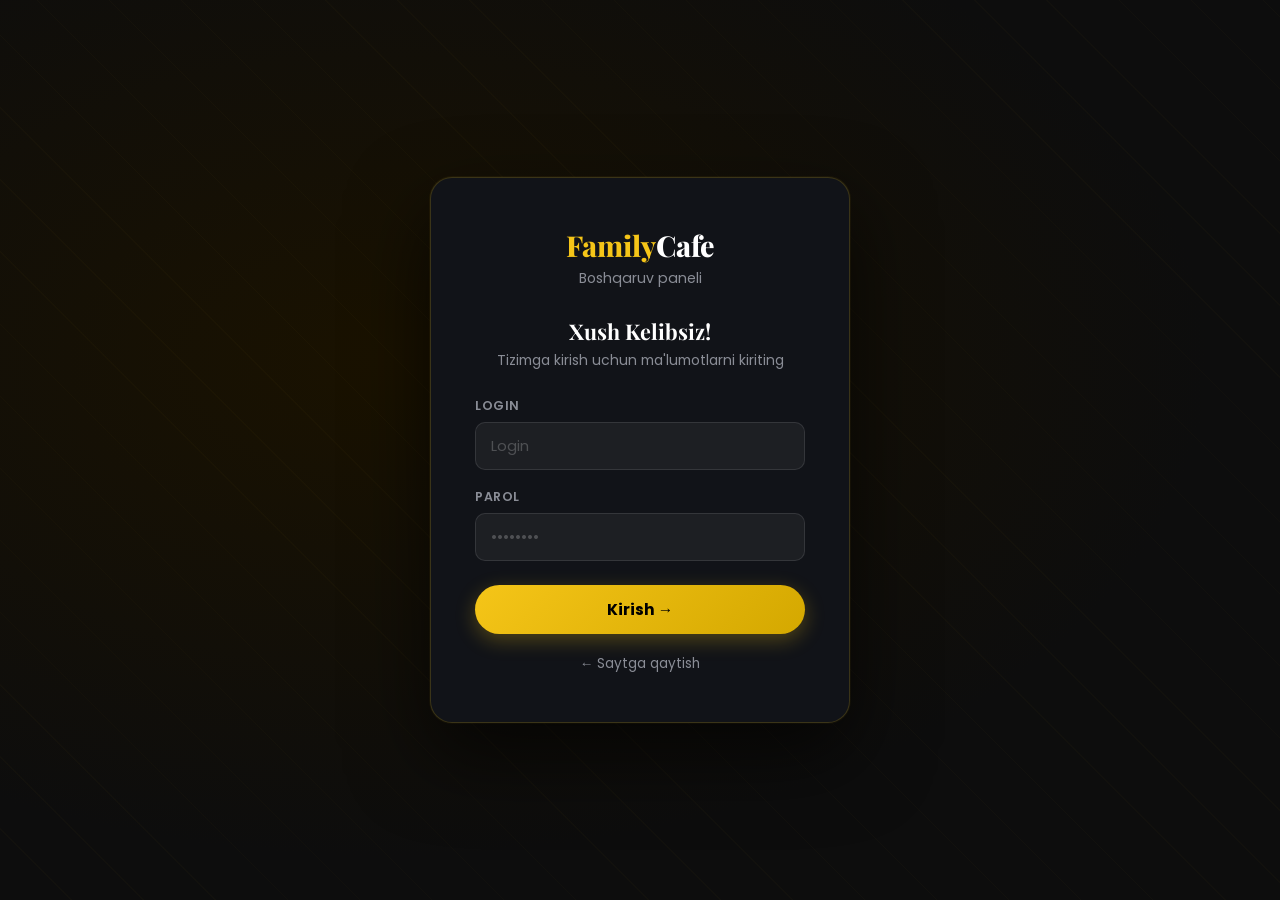
<file: admin/index.html>
﻿<!DOCTYPE html>
<html lang="uz">
<head>
  <meta charset="UTF-8">
  <meta name="viewport" content="width=device-width, initial-scale=1.0">
  <title>Admin — Family Cafe</title>
  <link rel="stylesheet" href="../css/admin.css">
</head>
<body>
<div class="login-page">
  <div class="login-card">
    <div class="login-logo">
      <h1>Family<span>Cafe</span></h1>
      <p>Boshqaruv paneli</p>
    </div>
    <h2 style="text-align:center;">Xush Kelibsiz!</h2>
    <p class="login-sub" style="text-align:center;">Tizimga kirish uchun ma'lumotlarni kiriting</p>
    <div class="login-error" id="loginError">❌ Login yoki parol noto'g'ri!</div>
    <form id="loginForm">
      <div class="l-group">
        <label>Login</label>
        <input type="text" id="adminUser" placeholder="Login" autocomplete="username" required>
      </div>
      <div class="l-group">
        <label>Parol</label>
        <input type="password" id="adminPass" placeholder="••••••••" autocomplete="current-password" required>
      </div>
      <button type="submit" class="login-btn">Kirish →</button>
    </form>
    <a href="../index.html" class="login-back">← Saytga qaytish</a>
  </div>
</div>
<script src="../js/data.js"></script>
<script src="../js/admin.js"></script>
</body>
</html>
</file>
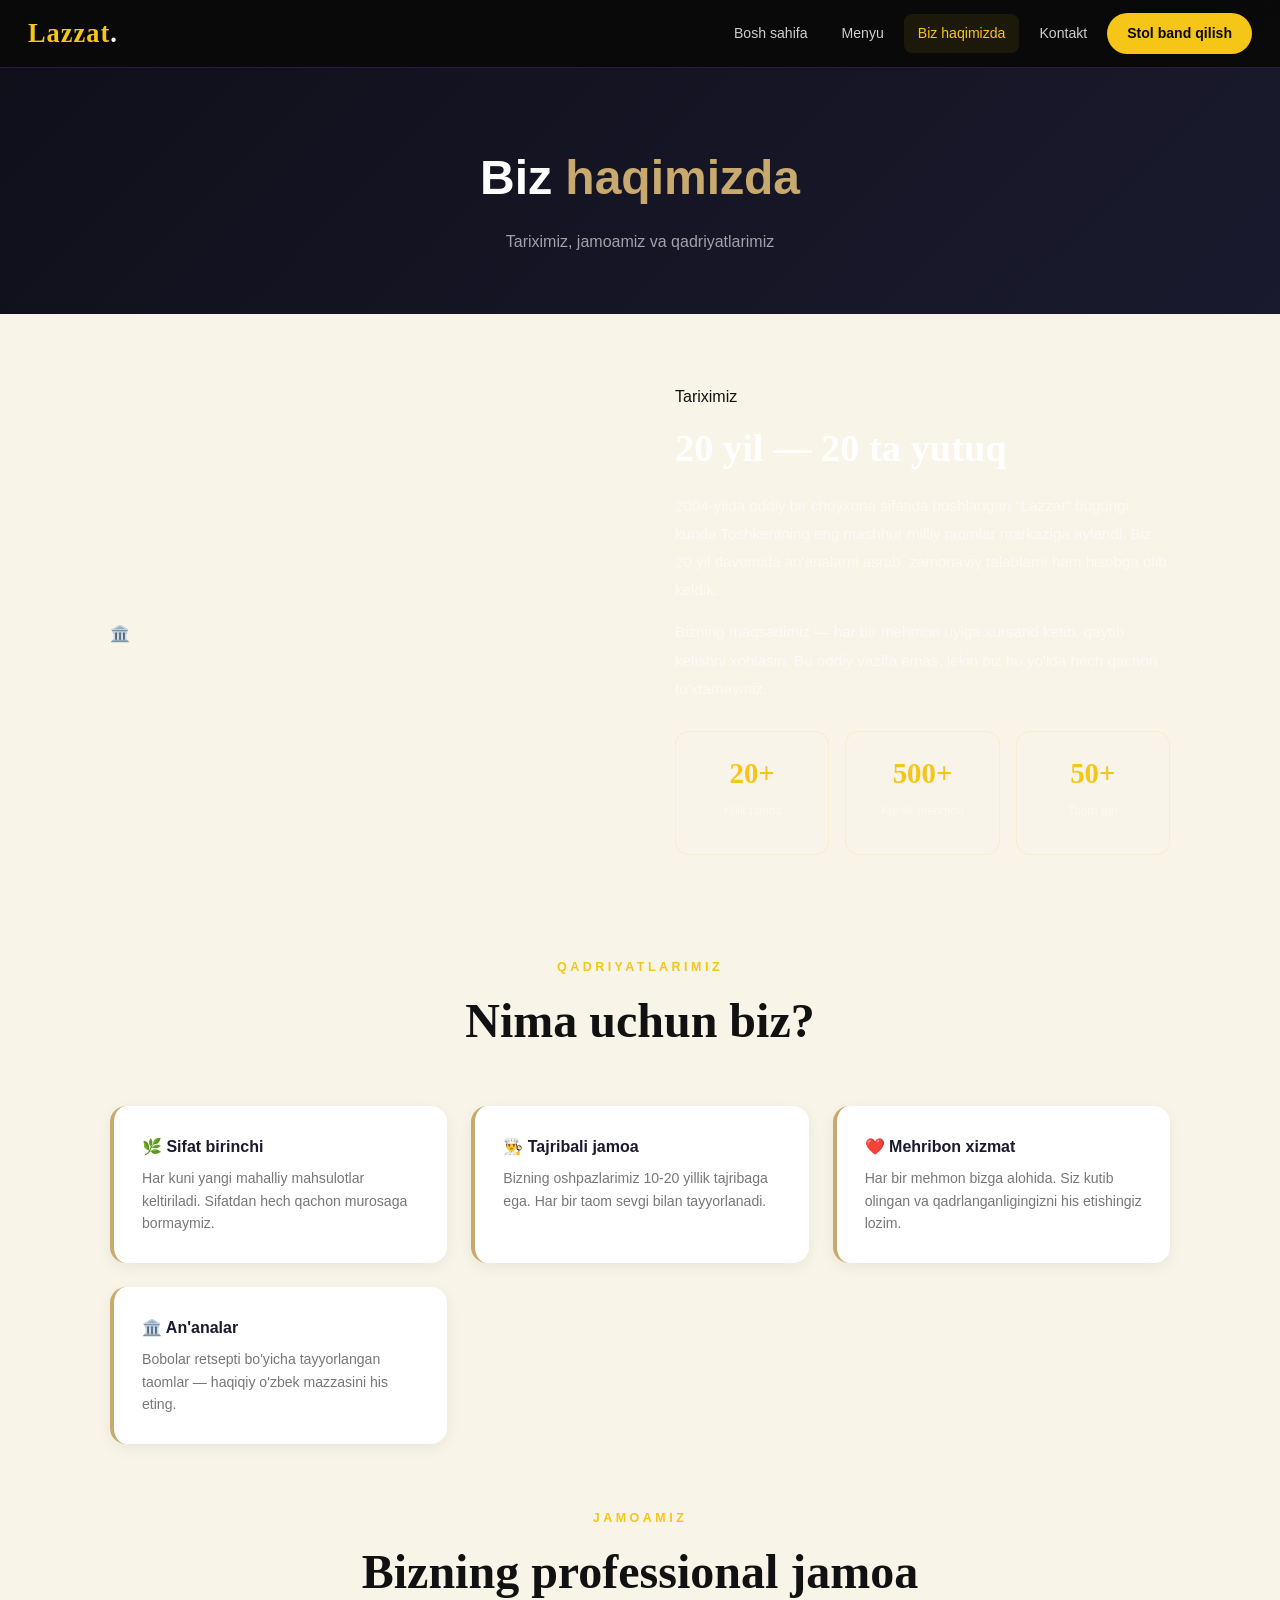
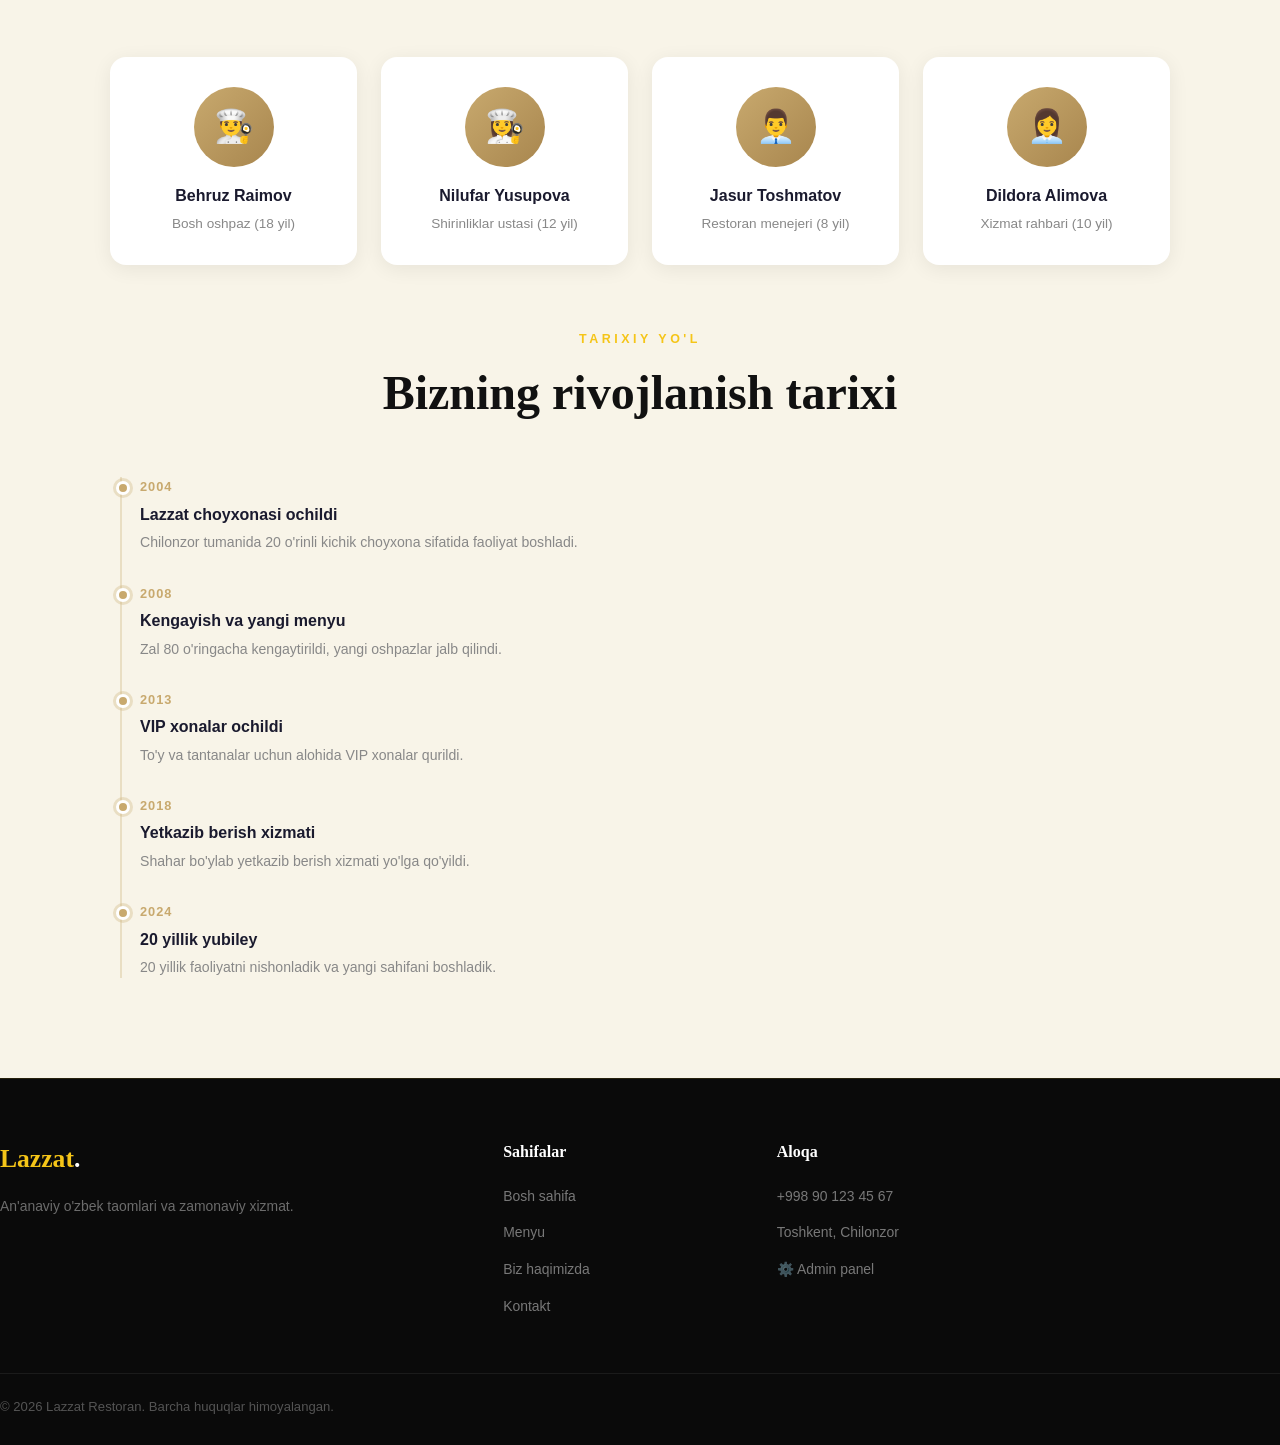
<file: about.html>
﻿<!DOCTYPE html>
<html lang="uz">
<head>
  <meta charset="UTF-8">
  <meta name="viewport" content="width=device-width, initial-scale=1.0">
  <title>Biz haqimizda - Lazzat Restoran</title>
  <link rel="stylesheet" href="css/style.css">
  <style>
    .page-hero { padding:140px 20px 60px; background:linear-gradient(135deg,#0f0f1a,#1a1a2e); text-align:center; }
    .page-hero h1 { color:#fff; font-size:clamp(1.8rem,5vw,3rem); font-weight:800; }
    .page-hero h1 span { color:#c8a96e; }
    .page-hero p { color:rgba(255,255,255,0.6); margin-top:12px; }
    .about-page { max-width:1100px; margin:0 auto; padding:70px 20px; }
    .team-grid { display:grid; grid-template-columns:repeat(auto-fill,minmax(220px,1fr)); gap:24px; margin-top:50px; }
    .team-card { background:#fff; border-radius:16px; padding:30px 20px; text-align:center; box-shadow:0 4px 20px rgba(0,0,0,0.07); transition:all 0.3s; }
    .team-card:hover { transform:translateY(-5px); }
    .team-avatar { width:80px; height:80px; background:linear-gradient(135deg,#c8a96e,#a8864e); border-radius:50%; display:flex; align-items:center; justify-content:center; font-size:2rem; margin:0 auto 16px; }
    .team-card h3 { font-size:1rem; font-weight:700; color:#1a1a2e; margin-bottom:5px; }
    .team-card p { color:#888; font-size:0.85rem; }
    .values-grid { display:grid; grid-template-columns:repeat(auto-fit,minmax(260px,1fr)); gap:24px; margin-top:40px; }
    .value-card { background:#fff; border-radius:16px; padding:28px; border-left:4px solid #c8a96e; box-shadow:0 4px 16px rgba(0,0,0,0.06); }
    .value-card h3 { font-size:1rem; font-weight:700; color:#1a1a2e; margin-bottom:8px; }
    .value-card p { color:#777; font-size:0.88rem; line-height:1.6; }
    .timeline { position:relative; padding-left:30px; margin-top:40px; }
    .timeline::before { content:''; position:absolute; left:10px; top:0; bottom:0; width:2px; background:rgba(200,169,110,0.3); }
    .timeline-item { position:relative; margin-bottom:30px; }
    .timeline-item::before { content:''; position:absolute; left:-24px; top:4px; width:14px; height:14px; border-radius:50%; background:#c8a96e; border:3px solid #fff; box-shadow:0 0 0 3px rgba(200,169,110,0.3); }
    .timeline-year { font-size:0.8rem; font-weight:700; color:#c8a96e; text-transform:uppercase; letter-spacing:1px; margin-bottom:4px; }
    .timeline-item h4 { font-size:1rem; font-weight:700; color:#1a1a2e; margin-bottom:5px; }
    .timeline-item p { color:#888; font-size:0.88rem; line-height:1.5; }
  </style>
</head>
<body>
<nav class="navbar">
  <a href="index.html" class="logo">Lazzat<span>.</span></a>
  <div class="nav-links" id="navLinks">
    <a href="index.html">Bosh sahifa</a>
    <a href="menu.html">Menyu</a>
    <a href="about.html" class="active">Biz haqimizda</a>
    <a href="contact.html">Kontakt</a>
    <a href="index.html#reservation" class="nav-btn">Stol band qilish</a>
  </div>
  <div class="hamburger" id="hamburger"><span></span><span></span><span></span></div>
</nav>

<div class="page-hero">
  <h1>Biz <span>haqimizda</span></h1>
  <p>Tariximiz, jamoamiz va qadriyatlarimiz</p>
</div>

<div class="about-page">

  <!-- ABOUT TEXT -->
  <div class="about-inner" style="margin-bottom:70px">
    <div class="about-img">🏛️</div>
    <div class="about-text">
      <span>Tariximiz</span>
      <h2>20 yil — 20 ta yutuq</h2>
      <p>2004-yilda oddiy bir choyxona sifatida boshlangan "Lazzat" bugungi kunda Toshkentning eng mashhur milliy taomlar markaziga aylandi. Biz 20 yil davomida an'analarni asrab, zamonaviy talablarni ham hisobga olib keldik.</p>
      <p>Bizning maqsadimiz — har bir mehmon uyiga xursand ketib, qaytib kelishni xohlasin. Bu oddiy vazifa emas, lekin biz bu yo'lda hech qachon to'xtamaymiz.</p>
      <div class="about-stats">
        <div class="stat"><h3>20+</h3><p>Yillik tajriba</p></div>
        <div class="stat"><h3>500+</h3><p>Kunlik mehmon</p></div>
        <div class="stat"><h3>50+</h3><p>Taom turi</p></div>
      </div>
    </div>
  </div>

  <!-- VALUES -->
  <div class="section-header">
    <span class="section-label">Qadriyatlarimiz</span>
    <h2>Nima uchun biz?</h2>
  </div>
  <div class="values-grid">
    <div class="value-card">
      <h3>🌿 Sifat birinchi</h3>
      <p>Har kuni yangi mahalliy mahsulotlar keltiriladi. Sifatdan hech qachon murosaga bormaymiz.</p>
    </div>
    <div class="value-card">
      <h3>👨‍🍳 Tajribali jamoa</h3>
      <p>Bizning oshpazlarimiz 10-20 yillik tajribaga ega. Har bir taom sevgi bilan tayyorlanadi.</p>
    </div>
    <div class="value-card">
      <h3>❤️ Mehribon xizmat</h3>
      <p>Har bir mehmon bizga alohida. Siz kutib olingan va qadrlanganligingizni his etishingiz lozim.</p>
    </div>
    <div class="value-card">
      <h3>🏛️ An'analar</h3>
      <p>Bobolar retsepti bo'yicha tayyorlangan taomlar — haqiqiy o'zbek mazzasini his eting.</p>
    </div>
  </div>

  <!-- TEAM -->
  <div class="section-header" style="margin-top:60px">
    <span class="section-label">Jamoamiz</span>
    <h2>Bizning professional jamoa</h2>
  </div>
  <div class="team-grid">
    <div class="team-card">
      <div class="team-avatar">👨‍🍳</div>
      <h3>Behruz Raimov</h3>
      <p>Bosh oshpaz (18 yil)</p>
    </div>
    <div class="team-card">
      <div class="team-avatar">👩‍🍳</div>
      <h3>Nilufar Yusupova</h3>
      <p>Shirinliklar ustasi (12 yil)</p>
    </div>
    <div class="team-card">
      <div class="team-avatar">👨‍💼</div>
      <h3>Jasur Toshmatov</h3>
      <p>Restoran menejeri (8 yil)</p>
    </div>
    <div class="team-card">
      <div class="team-avatar">👩‍💼</div>
      <h3>Dildora Alimova</h3>
      <p>Xizmat rahbari (10 yil)</p>
    </div>
  </div>

  <!-- TIMELINE -->
  <div class="section-header" style="margin-top:60px">
    <span class="section-label">Tarixiy yo'l</span>
    <h2>Bizning rivojlanish tarixi</h2>
  </div>
  <div class="timeline">
    <div class="timeline-item">
      <div class="timeline-year">2004</div>
      <h4>Lazzat choyxonasi ochildi</h4>
      <p>Chilonzor tumanida 20 o'rinli kichik choyxona sifatida faoliyat boshladi.</p>
    </div>
    <div class="timeline-item">
      <div class="timeline-year">2008</div>
      <h4>Kengayish va yangi menyu</h4>
      <p>Zal 80 o'ringacha kengaytirildi, yangi oshpazlar jalb qilindi.</p>
    </div>
    <div class="timeline-item">
      <div class="timeline-year">2013</div>
      <h4>VIP xonalar ochildi</h4>
      <p>To'y va tantanalar uchun alohida VIP xonalar qurildi.</p>
    </div>
    <div class="timeline-item">
      <div class="timeline-year">2018</div>
      <h4>Yetkazib berish xizmati</h4>
      <p>Shahar bo'ylab yetkazib berish xizmati yo'lga qo'yildi.</p>
    </div>
    <div class="timeline-item">
      <div class="timeline-year">2024</div>
      <h4>20 yillik yubiley</h4>
      <p>20 yillik faoliyatni nishonladik va yangi sahifani boshladik.</p>
    </div>
  </div>

</div>

<footer>
  <div class="footer-inner">
    <div class="footer-brand">
      <div class="logo">Lazzat<span>.</span></div>
      <p>An'anaviy o'zbek taomlari va zamonaviy xizmat.</p>
    </div>
    <div class="footer-col">
      <h4>Sahifalar</h4>
      <ul>
        <li><a href="index.html">Bosh sahifa</a></li>
        <li><a href="menu.html">Menyu</a></li>
        <li><a href="about.html">Biz haqimizda</a></li>
        <li><a href="contact.html">Kontakt</a></li>
      </ul>
    </div>
    <div class="footer-col">
      <h4>Aloqa</h4>
      <ul>
        <li><a href="tel:+998901234567">+998 90 123 45 67</a></li>
        <li><a href="#">Toshkent, Chilonzor</a></li>
        <li><a href="admin/index.html">⚙️ Admin panel</a></li>
      </ul>
    </div>
  </div>
  <div class="footer-bottom">
    <p>© 2026 Lazzat Restoran. Barcha huquqlar himoyalangan.</p>
  </div>
</footer>

<div class="toast"></div>
<script src="js/data.js"></script>
<script>
  const hb = document.getElementById('hamburger');
  const nl = document.getElementById('navLinks');
  hb.addEventListener('click', () => { hb.classList.toggle('active'); nl.classList.toggle('open'); });
</script>
</body>
</html>
</file>
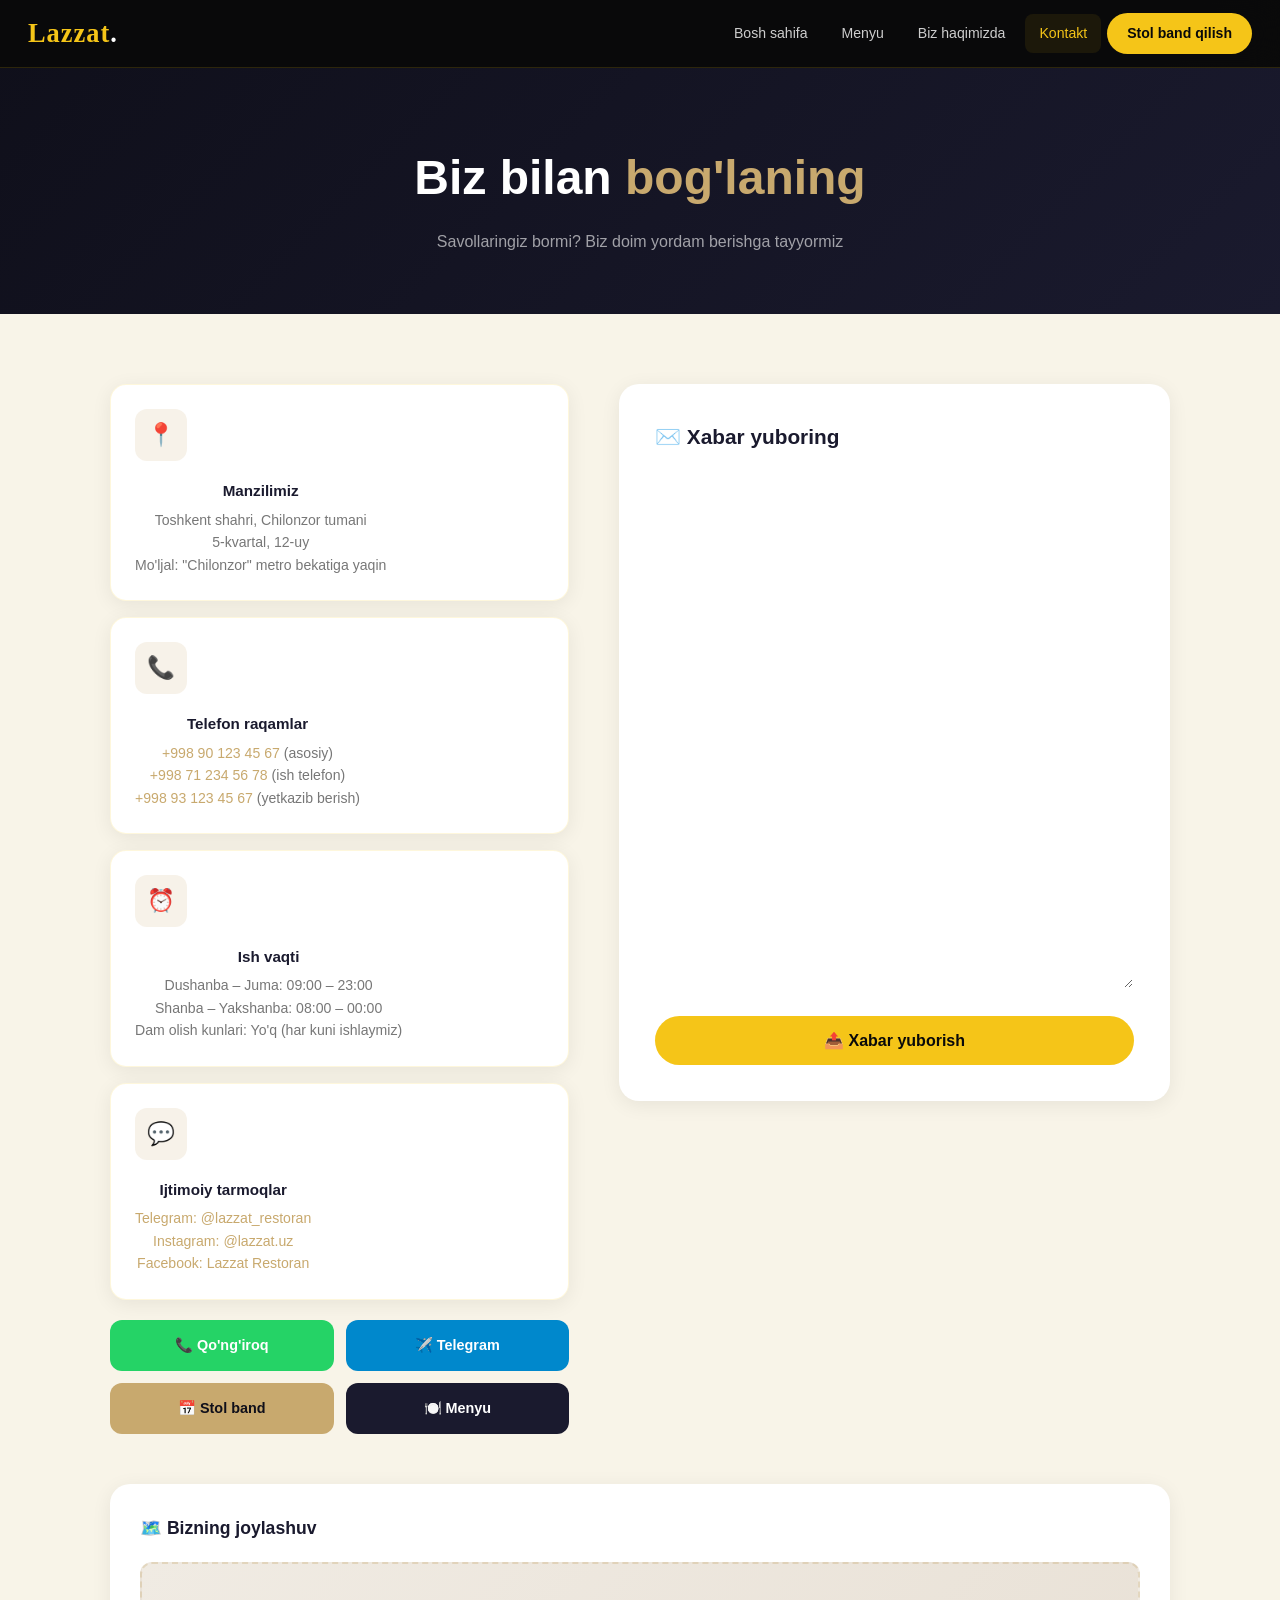
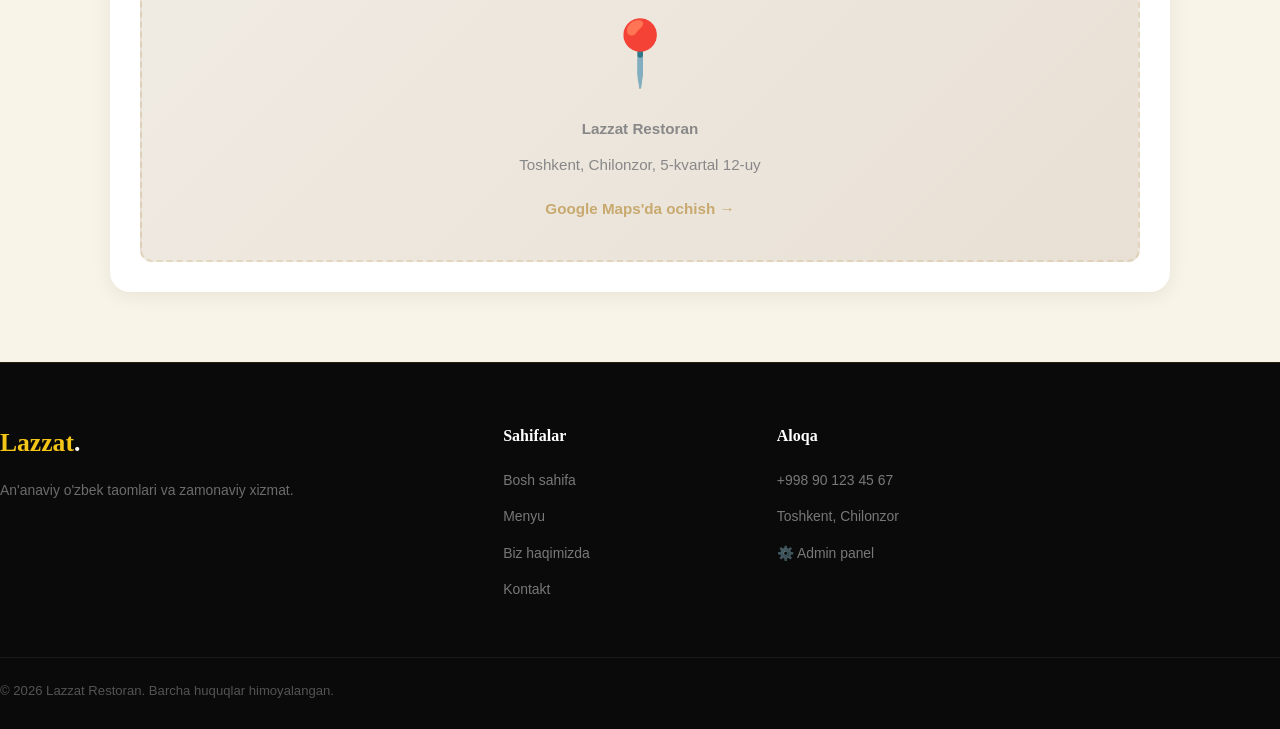
<file: contact.html>
﻿<!DOCTYPE html>
<html lang="uz">
<head>
  <meta charset="UTF-8">
  <meta name="viewport" content="width=device-width, initial-scale=1.0">
  <title>Kontakt - Lazzat Restoran</title>
  <link rel="stylesheet" href="css/style.css">
  <style>
    .page-hero { padding:140px 20px 60px; background:linear-gradient(135deg,#0f0f1a,#1a1a2e); text-align:center; }
    .page-hero h1 { color:#fff; font-size:clamp(1.8rem,5vw,3rem); font-weight:800; }
    .page-hero h1 span { color:#c8a96e; }
    .page-hero p { color:rgba(255,255,255,0.6); margin-top:12px; }
    .contact-page { max-width:1100px; margin:0 auto; padding:70px 20px; }
    .contact-grid { display:grid; grid-template-columns:1fr 1.2fr; gap:50px; align-items:start; }
    .contact-cards { display:flex; flex-direction:column; gap:16px; }
    .contact-big-card { background:#fff; border-radius:16px; padding:24px; box-shadow:0 4px 20px rgba(0,0,0,0.07); display:flex; gap:18px; align-items:flex-start; transition:all 0.3s; }
    .contact-big-card:hover { transform:translateX(5px); border-left:4px solid #c8a96e; }
    .contact-big-card .icon { width:52px; height:52px; background:rgba(200,169,110,0.15); border-radius:12px; display:flex; align-items:center; justify-content:center; font-size:1.4rem; flex-shrink:0; }
    .contact-big-card h4 { font-size:0.95rem; font-weight:700; color:#1a1a2e; margin-bottom:5px; }
    .contact-big-card p, .contact-big-card a { color:#777; font-size:0.88rem; line-height:1.6; }
    .contact-big-card a { color:#c8a96e; }
    .quick-actions { display:grid; grid-template-columns:1fr 1fr; gap:12px; margin-top:20px; }
    .quick-btn { padding:14px; border-radius:12px; text-align:center; font-weight:700; font-size:0.9rem; transition:all 0.3s; }
    .quick-btn:hover { transform:translateY(-3px); box-shadow:0 6px 16px rgba(0,0,0,0.15); }
    .contact-form-box { background:#fff; border-radius:20px; padding:36px; box-shadow:0 4px 20px rgba(0,0,0,0.07); }
    .contact-form-box h3 { font-size:1.3rem; font-weight:700; color:#1a1a2e; margin-bottom:24px; }
    .map-box { margin-top:50px; background:#fff; border-radius:20px; padding:30px; box-shadow:0 4px 20px rgba(0,0,0,0.07); }
    .map-box h3 { font-size:1.1rem; font-weight:700; color:#1a1a2e; margin-bottom:20px; }
    .map-embed { width:100%; height:300px; background:linear-gradient(135deg,#f0ebe3,#e8e0d5); border-radius:12px; display:flex; align-items:center; justify-content:center; flex-direction:column; gap:12px; color:#888; font-size:0.95rem; border:2px dashed rgba(200,169,110,0.3); }
    .map-embed .map-emoji { font-size:4rem; }
    @media(max-width:768px) { .contact-grid { grid-template-columns:1fr; } }
  </style>
</head>
<body>
<nav class="navbar">
  <a href="index.html" class="logo">Lazzat<span>.</span></a>
  <div class="nav-links" id="navLinks">
    <a href="index.html">Bosh sahifa</a>
    <a href="menu.html">Menyu</a>
    <a href="about.html">Biz haqimizda</a>
    <a href="contact.html" class="active">Kontakt</a>
    <a href="index.html#reservation" class="nav-btn">Stol band qilish</a>
  </div>
  <div class="hamburger" id="hamburger"><span></span><span></span><span></span></div>
</nav>

<div class="page-hero">
  <h1>Biz bilan <span>bog'laning</span></h1>
  <p>Savollaringiz bormi? Biz doim yordam berishga tayyormiz</p>
</div>

<div class="contact-page">
  <div class="contact-grid">

    <!-- LEFT: CONTACT INFO -->
    <div>
      <div class="contact-cards">
        <div class="contact-big-card">
          <div class="icon">📍</div>
          <div>
            <h4>Manzilimiz</h4>
            <p>Toshkent shahri, Chilonzor tumani<br>5-kvartal, 12-uy<br>Mo'ljal: "Chilonzor" metro bekatiga yaqin</p>
          </div>
        </div>
        <div class="contact-big-card">
          <div class="icon">📞</div>
          <div>
            <h4>Telefon raqamlar</h4>
            <p><a href="tel:+998901234567">+998 90 123 45 67</a> (asosiy)<br>
               <a href="tel:+998712345678">+998 71 234 56 78</a> (ish telefon)<br>
               <a href="tel:+998931234567">+998 93 123 45 67</a> (yetkazib berish)</p>
          </div>
        </div>
        <div class="contact-big-card">
          <div class="icon">⏰</div>
          <div>
            <h4>Ish vaqti</h4>
            <p>Dushanba – Juma: 09:00 – 23:00<br>Shanba – Yakshanba: 08:00 – 00:00<br>Dam olish kunlari: Yo'q (har kuni ishlaymiz)</p>
          </div>
        </div>
        <div class="contact-big-card">
          <div class="icon">💬</div>
          <div>
            <h4>Ijtimoiy tarmoqlar</h4>
            <p>
              <a href="https://t.me/lazzat_restoran">Telegram: @lazzat_restoran</a><br>
              <a href="#">Instagram: @lazzat.uz</a><br>
              <a href="#">Facebook: Lazzat Restoran</a>
            </p>
          </div>
        </div>
      </div>

      <div class="quick-actions">
        <a href="tel:+998901234567" class="quick-btn" style="background:#25d366;color:#fff">
          📞 Qo'ng'iroq
        </a>
        <a href="https://t.me/lazzat_restoran" class="quick-btn" style="background:#0088cc;color:#fff">
          ✈️ Telegram
        </a>
        <a href="index.html#reservation" class="quick-btn" style="background:#c8a96e;color:#0f0f1a">
          📅 Stol band
        </a>
        <a href="menu.html" class="quick-btn" style="background:#1a1a2e;color:#fff">
          🍽️ Menyu
        </a>
      </div>
    </div>

    <!-- RIGHT: CONTACT FORM -->
    <div class="contact-form-box">
      <h3>✉️ Xabar yuboring</h3>
      <form id="contactForm">
        <div class="form-group">
          <label>Ismingiz *</label>
          <input type="text" placeholder="Ism Familiya" required>
        </div>
        <div class="form-group">
          <label>Telefon *</label>
          <input type="tel" placeholder="+998 90 000 00 00" required>
        </div>
        <div class="form-group">
          <label>Email</label>
          <input type="email" placeholder="example@mail.com">
        </div>
        <div class="form-group">
          <label>Mavzu</label>
          <select>
            <option>Umumiy savol</option>
            <option>Rezervatsiya</option>
            <option>Taklif va shikoyat</option>
            <option>Hamkorlik</option>
            <option>Boshqa</option>
          </select>
        </div>
        <div class="form-group">
          <label>Xabar *</label>
          <textarea rows="5" placeholder="Xabaringizni yozing..." required></textarea>
        </div>
        <button type="submit" class="form-submit">📤 Xabar yuborish</button>
      </form>
    </div>

  </div>

  <!-- MAP -->
  <div class="map-box">
    <h3>🗺️ Bizning joylashuv</h3>
    <div class="map-embed">
      <div class="map-emoji">📍</div>
      <strong>Lazzat Restoran</strong>
      <p>Toshkent, Chilonzor, 5-kvartal 12-uy</p>
      <a href="https://maps.google.com" target="_blank" style="color:#c8a96e;font-weight:600;margin-top:8px">Google Maps'da ochish →</a>
    </div>
  </div>
</div>

<footer>
  <div class="footer-inner">
    <div class="footer-brand">
      <div class="logo">Lazzat<span>.</span></div>
      <p>An'anaviy o'zbek taomlari va zamonaviy xizmat.</p>
    </div>
    <div class="footer-col">
      <h4>Sahifalar</h4>
      <ul>
        <li><a href="index.html">Bosh sahifa</a></li>
        <li><a href="menu.html">Menyu</a></li>
        <li><a href="about.html">Biz haqimizda</a></li>
        <li><a href="contact.html">Kontakt</a></li>
      </ul>
    </div>
    <div class="footer-col">
      <h4>Aloqa</h4>
      <ul>
        <li><a href="tel:+998901234567">+998 90 123 45 67</a></li>
        <li><a href="#">Toshkent, Chilonzor</a></li>
        <li><a href="admin/index.html">⚙️ Admin panel</a></li>
      </ul>
    </div>
  </div>
  <div class="footer-bottom">
    <p>© 2026 Lazzat Restoran. Barcha huquqlar himoyalangan.</p>
  </div>
</footer>

<div class="toast"></div>
<script src="js/data.js"></script>
<script>
  const hb = document.getElementById('hamburger');
  const nl = document.getElementById('navLinks');
  hb.addEventListener('click', () => { hb.classList.toggle('active'); nl.classList.toggle('open'); });

  document.getElementById('contactForm').addEventListener('submit', function(e) {
    e.preventDefault();
    const t = document.querySelector('.toast');
    t.innerHTML = '✅ Xabaringiz yuborildi! Tez orada siz bilan bog\'lanamiz.';
    t.classList.add('show');
    setTimeout(() => t.classList.remove('show'), 3500);
    this.reset();
  });
</script>
</body>
</html>
</file>
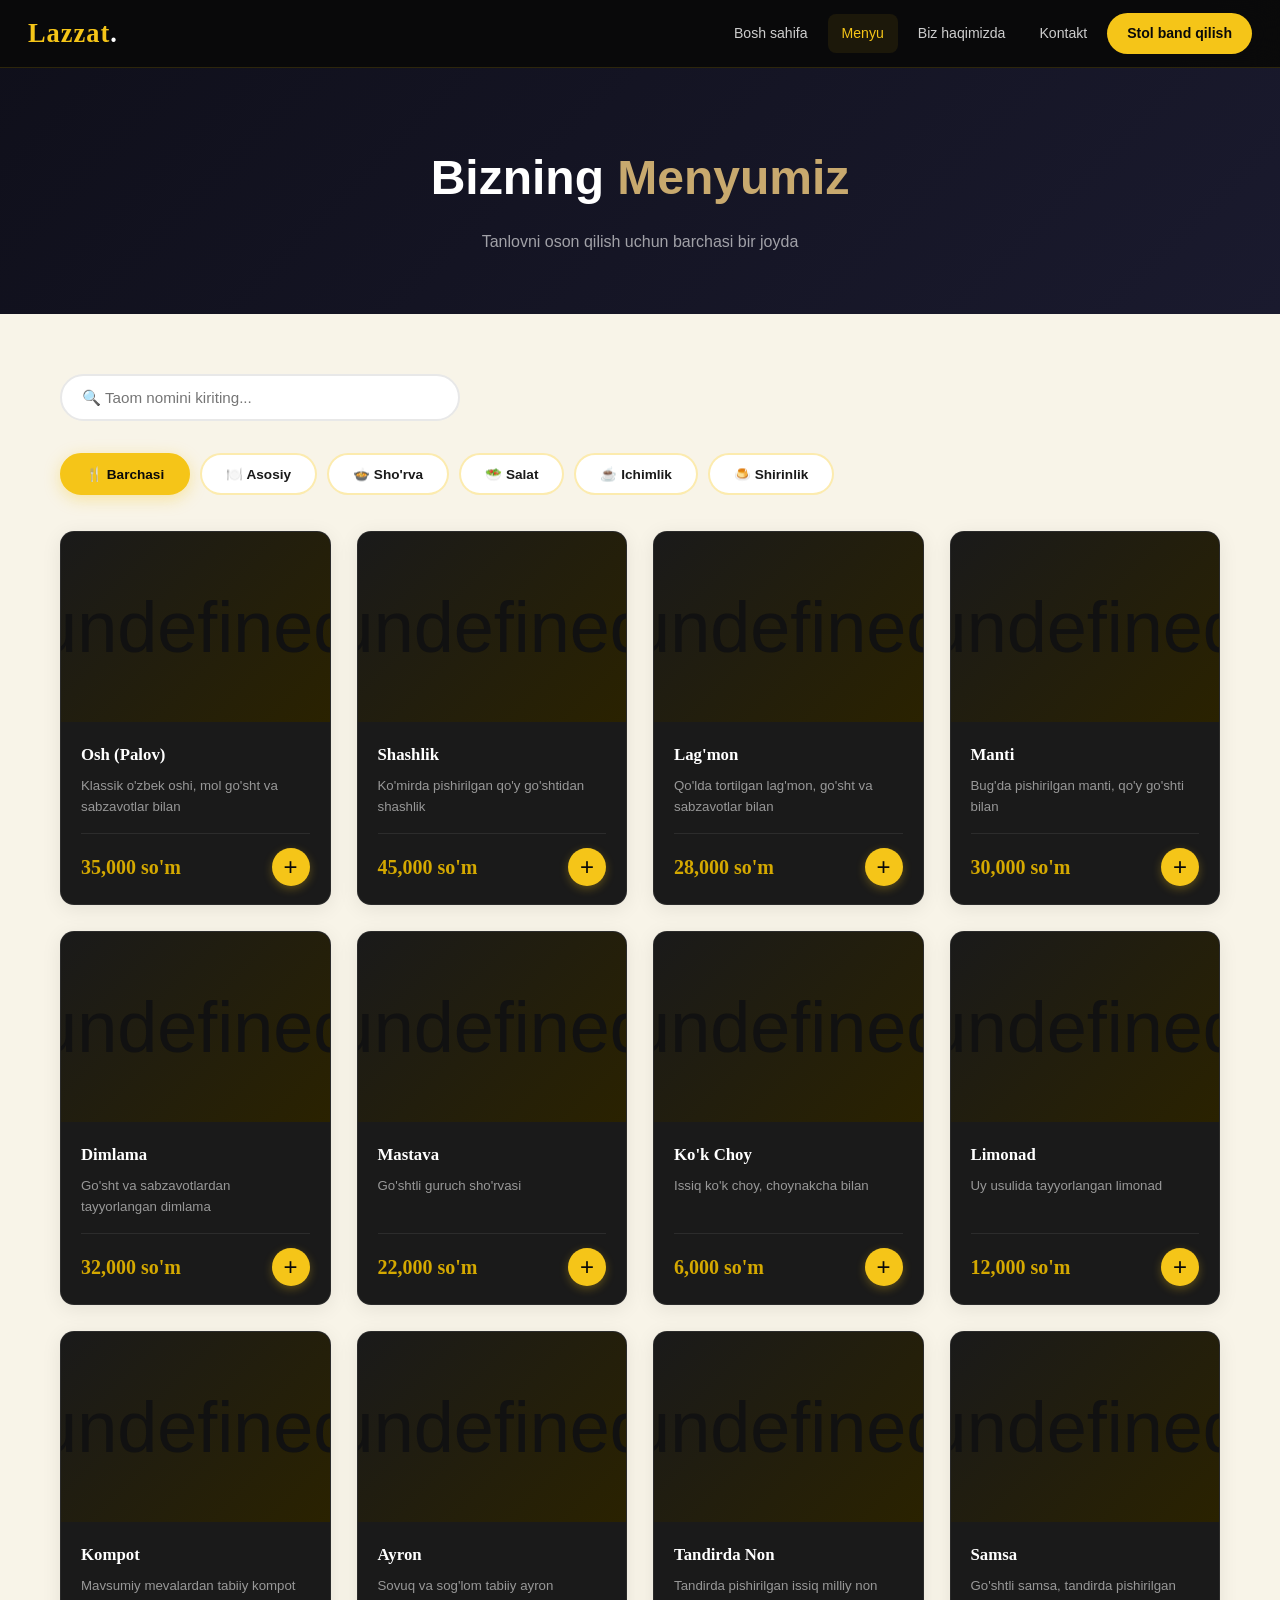
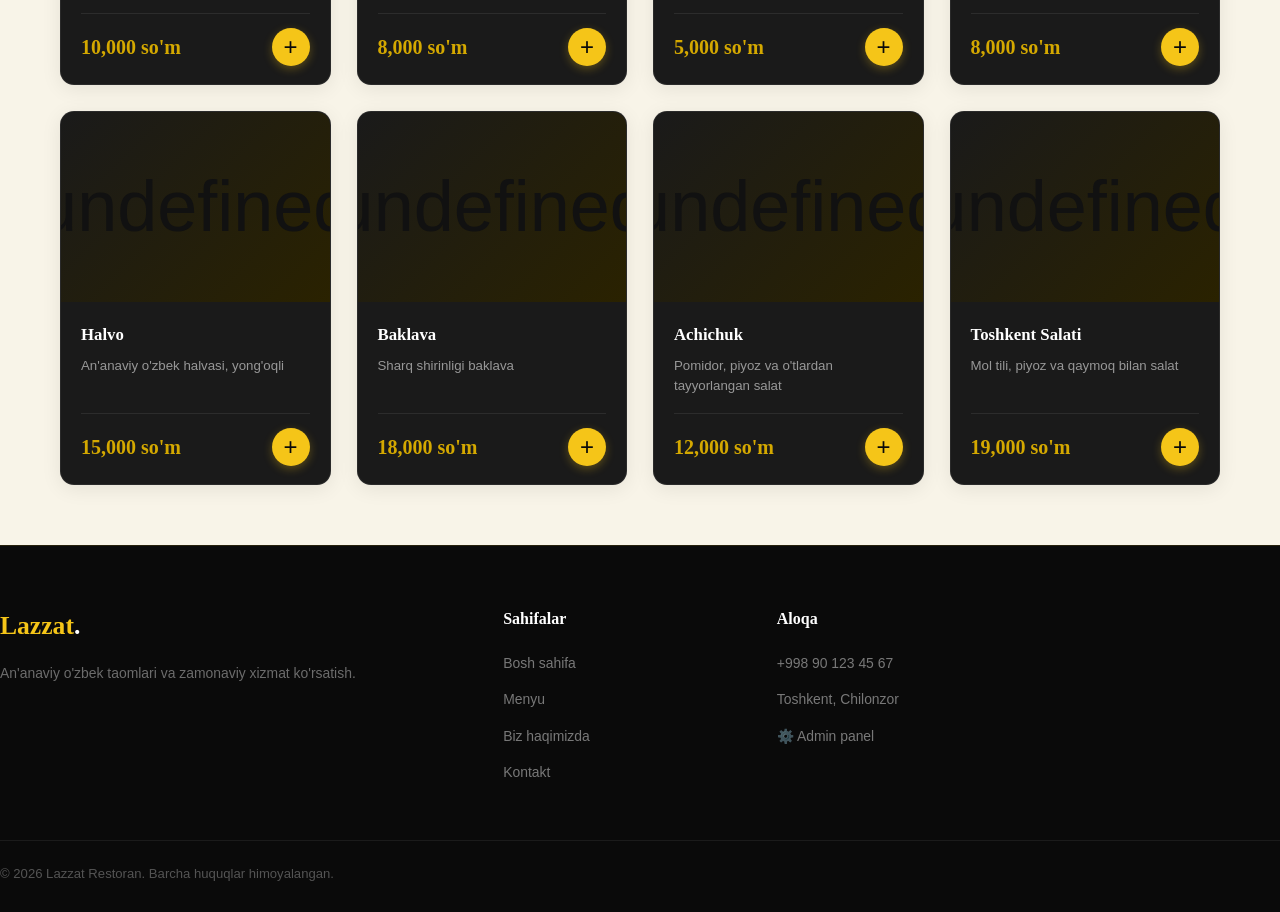
<file: menu.html>
﻿<!DOCTYPE html>
<html lang="uz">
<head>
  <meta charset="UTF-8">
  <meta name="viewport" content="width=device-width, initial-scale=1.0">
  <title>Menyu - Lazzat Restoran</title>
  <link rel="stylesheet" href="css/style.css">
  <style>
    .page-hero { padding: 140px 20px 60px; background: linear-gradient(135deg, #0f0f1a, #1a1a2e); text-align: center; }
    .page-hero h1 { color: #fff; font-size: clamp(1.8rem,5vw,3rem); font-weight: 800; }
    .page-hero h1 span { color: #c8a96e; }
    .page-hero p { color: rgba(255,255,255,0.6); margin-top: 12px; font-size: 1rem; }
    .menu-page { padding: 60px 20px; max-width: 1200px; margin: 0 auto; }
    .menu-page .menu-tabs { justify-content: flex-start; margin-bottom: 36px; }
    .menu-section-title { font-size: 1.3rem; font-weight: 700; color: #1a1a2e; margin-bottom: 24px; padding-bottom: 10px; border-bottom: 2px solid rgba(200,169,110,0.3); }
    .menu-search { width: 100%; max-width: 400px; padding: 13px 20px; border: 2px solid #e8e8e8; border-radius: 30px; font-size: 0.95rem; outline: none; margin-bottom: 32px; transition: all 0.3s; }
    .menu-search:focus { border-color: #c8a96e; }
  </style>
</head>
<body>
<!-- NAVBAR -->
<nav class="navbar">
  <a href="index.html" class="logo">Lazzat<span>.</span></a>
  <div class="nav-links" id="navLinks">
    <a href="index.html">Bosh sahifa</a>
    <a href="menu.html" class="active">Menyu</a>
    <a href="about.html">Biz haqimizda</a>
    <a href="contact.html">Kontakt</a>
    <a href="index.html#reservation" class="nav-btn">Stol band qilish</a>
  </div>
  <div class="hamburger" id="hamburger"><span></span><span></span><span></span></div>
</nav>

<div class="page-hero">
  <h1>Bizning <span>Menyumiz</span></h1>
  <p>Tanlovni oson qilish uchun barchasi bir joyda</p>
</div>

<div class="menu-page">
  <input type="text" class="menu-search" id="menuSearch" placeholder="🔍 Taom nomini kiriting...">

  <div class="menu-tabs" id="menuTabs">
    <button class="menu-tab active" data-cat="all">🍴 Barchasi</button>
    <button class="menu-tab" data-cat="asosiy">🍽️ Asosiy</button>
    <button class="menu-tab" data-cat="shorva">🍲 Sho'rva</button>
    <button class="menu-tab" data-cat="salat">🥗 Salat</button>
    <button class="menu-tab" data-cat="ichimlik">☕ Ichimlik</button>
    <button class="menu-tab" data-cat="shirinlik">🍮 Shirinlik</button>
  </div>

  <div class="menu-grid" id="menu-items"></div>
</div>

<footer>
  <div class="footer-inner">
    <div class="footer-brand">
      <div class="logo">Lazzat<span>.</span></div>
      <p>An'anaviy o'zbek taomlari va zamonaviy xizmat ko'rsatish.</p>
    </div>
    <div class="footer-col">
      <h4>Sahifalar</h4>
      <ul>
        <li><a href="index.html">Bosh sahifa</a></li>
        <li><a href="menu.html">Menyu</a></li>
        <li><a href="about.html">Biz haqimizda</a></li>
        <li><a href="contact.html">Kontakt</a></li>
      </ul>
    </div>
    <div class="footer-col">
      <h4>Aloqa</h4>
      <ul>
        <li><a href="tel:+998901234567">+998 90 123 45 67</a></li>
        <li><a href="#">Toshkent, Chilonzor</a></li>
        <li><a href="admin/index.html">⚙️ Admin panel</a></li>
      </ul>
    </div>
  </div>
  <div class="footer-bottom">
    <p>© 2026 Lazzat Restoran. Barcha huquqlar himoyalangan.</p>
  </div>
</footer>

<div class="toast"></div>
<script src="js/data.js"></script>
<script>
  let currentCat = 'all';
  function renderAll() {
    const grid = document.getElementById('menu-items');
    const search = document.getElementById('menuSearch').value.toLowerCase();
    let items = getMenuItems();
    if (currentCat !== 'all') items = items.filter(i => i.cat === currentCat);
    if (search) items = items.filter(i => i.name.toLowerCase().includes(search) || i.desc.toLowerCase().includes(search));
    grid.innerHTML = items.length ? items.map(item => `
      <div class="menu-card">
        <div class="menu-card-img">${item.emoji}</div>
        <div class="menu-card-body">
          <h3>${item.name}</h3>
          <p>${item.desc}</p>
          <div class="menu-card-footer">
            <span class="price">${formatPrice(item.price)}</span>
            <button class="add-btn" onclick="addCart('${item.name}', this)">+</button>
          </div>
        </div>
      </div>
    `).join('') : `<div style="grid-column:1/-1;text-align:center;padding:50px;color:#888"><div style="font-size:3rem;margin-bottom:12px">🍽️</div><p>Taom topilmadi</p></div>`;
  }

  document.querySelectorAll('.menu-tab').forEach(btn => {
    btn.addEventListener('click', function() {
      document.querySelectorAll('.menu-tab').forEach(b => b.classList.remove('active'));
      this.classList.add('active');
      currentCat = this.dataset.cat;
      renderAll();
    });
  });

  document.getElementById('menuSearch').addEventListener('input', renderAll);

  function addCart(name, btn) {
    btn.style.transform = 'scale(1.4) rotate(90deg)';
    setTimeout(() => btn.style.transform = '', 300);
    const t = document.querySelector('.toast');
    t.innerHTML = `<span style="color:#c8a96e">✅</span> "${name}" savatchaga qo'shildi!`;
    t.classList.add('show');
    setTimeout(() => t.classList.remove('show'), 3000);
  }

  // hamburger
  const hb = document.getElementById('hamburger');
  const nl = document.getElementById('navLinks');
  hb.addEventListener('click', () => { hb.classList.toggle('active'); nl.classList.toggle('open'); });

  renderAll();
</script>
</body>
</html>
</file>
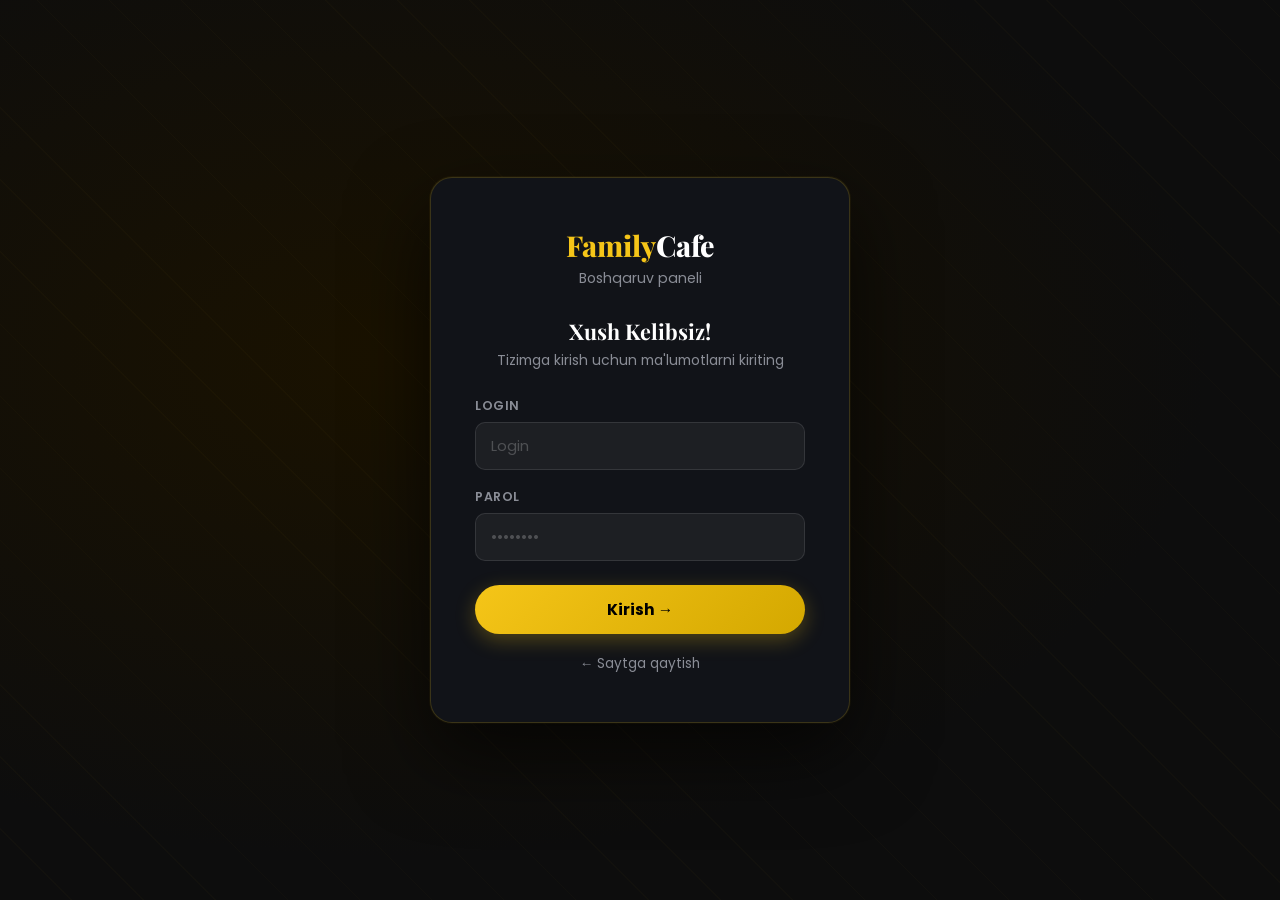
<file: admin/dashboard.html>
﻿<!DOCTYPE html>
<html lang="uz">
<head>
  <meta charset="UTF-8">
  <meta name="viewport" content="width=device-width, initial-scale=1.0">
  <title>Family Cafe — Admin Panel</title>
  <link rel="stylesheet" href="../css/admin.css">
</head>
<body>
<div class="ad-layout">

<!-- ══ SIDEBAR ══ -->
<aside class="ad-sidebar" id="adSidebar">
  <div class="ad-sidebar-logo">
    <div class="ad-logo-wrap">
      <div class="ad-logo-icon">🍽️</div>
      <div class="ad-logo-text">
        <span class="logo">Family<span>Cafe</span></span>
        <small>Admin Panel</small>
      </div>
    </div>
  </div>
  <nav class="ad-nav">
    <div class="ad-nav-section">Asosiy</div>
    <button class="ad-tab-btn active" data-tab="dashboard" onclick="goTab('dashboard')"><span class="ad-icon">📊</span>Dashboard</button>
    <button class="ad-tab-btn" data-tab="orders" onclick="goTab('orders')"><span class="ad-icon">🛍️</span>Buyurtmalar<span class="ad-notif-dot" id="newOrderDot" style="display:none"></span></button>
    <button class="ad-tab-btn" data-tab="tables" onclick="goTab('tables')"><span class="ad-icon">🪑</span>Stollar</button>
    <div class="ad-nav-section">Boshqaruv</div>
    <button class="ad-tab-btn" data-tab="menu" onclick="goTab('menu')"><span class="ad-icon">🍔</span>Menyu</button>
    <button class="ad-tab-btn" data-tab="inventory" onclick="goTab('inventory')"><span class="ad-icon">📦</span>Omborxona</button>
    <button class="ad-tab-btn" data-tab="staff" onclick="goTab('staff')"><span class="ad-icon">🤵</span>Xodimlar</button>
    <button class="ad-tab-btn" data-tab="finance" onclick="goTab('finance')"><span class="ad-icon">💰</span>Moliya</button>
    <button class="ad-tab-btn" data-tab="crm" onclick="goTab('crm')"><span class="ad-icon">👥</span>CRM / Mijozlar</button>
    <div class="ad-nav-section">Sayt</div>
    <button class="ad-tab-btn" onclick="window.open('../index.html','_blank')"><span class="ad-icon">🌐</span>Saytni ko'rish</button>
  </nav>
  <div class="ad-sidebar-footer">
    <button class="logout-btn" onclick="adminLogout()"><span>🚪</span>Chiqish</button>
  </div>
</aside>

<!-- ══ MAIN ══ -->
<div class="ad-main">
  <div class="ad-topbar">
    <div class="ad-topbar-left">
      <button class="ad-menu-toggle" id="menuToggle">☰</button>
      <h1 id="pageTitle">Dashboard</h1>
    </div>
    <div class="ad-topbar-right">
      <span id="clockEl" style="color:var(--text2);font-size:.82rem;"></span>
      <span class="ad-admin-badge">👤 Admin</span>
    </div>
  </div>

  <div class="ad-content">

  <!-- ══ 1. DASHBOARD ══ -->
  <div class="ad-tab-content active" id="tab-dashboard">
    <div class="stats-grid">
      <div class="stat-card"><div class="sc-icon">🛍️</div><div><div class="sc-val" id="st-total">0</div><div class="sc-lbl">Jami buyurtmalar</div></div></div>
      <div class="stat-card blue"><div class="sc-icon">🆕</div><div><div class="sc-val" id="st-new">0</div><div class="sc-lbl">Yangi buyurtmalar</div></div></div>
      <div class="stat-card green"><div class="sc-icon">💰</div><div><div class="sc-val" id="st-rev" style="font-size:1rem;">0</div><div class="sc-lbl">Bugungi daromad</div></div></div>
      <div class="stat-card orange"><div class="sc-icon">🪑</div><div><div class="sc-val" id="st-tables">0</div><div class="sc-lbl">Band stollar</div></div></div>
      <div class="stat-card purple"><div class="sc-icon">🍽</div><div><div class="sc-val" id="st-menu">0</div><div class="sc-lbl">Menyu taomlar</div></div></div>
    </div>

    <!-- Top Sellers Chart -->
    <div style="display:grid;grid-template-columns:1fr 1fr;gap:20px;margin-bottom:22px" class="dgrid2">
      <div class="ad-panel">
        <div class="ad-panel-header"><h2>🏆 Top taomlar</h2></div>
        <div class="ad-panel-body" id="topDishesEl"></div>
      </div>
      <div class="ad-panel">
        <div class="ad-panel-header"><h2>📋 So'nggi buyurtmalar</h2><button class="btn-gold btn-sm" onclick="goTab('orders')">Hammasi →</button></div>
        <div class="table-wrap"><table><thead><tr><th>#</th><th>Mijoz</th><th>Stol</th><th>Summa</th><th>Holat</th></tr></thead><tbody id="recentOrdersBody"></tbody></table></div>
      </div>
    </div>
  </div>

  <!-- ══ 2. BUYURTMALAR ══ -->
  <div class="ad-tab-content" id="tab-orders">
    <div class="ad-panel">
      <div class="ad-panel-header">
        <h2>🛍️ Buyurtmalar</h2>
        <div class="filter-bar" style="gap:7px">
          <button class="btn-outline active" data-of="all" onclick="filterOrders('all',this)">Hammasi</button>
          <button class="btn-outline" data-of="yangi" onclick="filterOrders('yangi',this)">🆕 Yangi</button>
          <button class="btn-outline" data-of="qabul" onclick="filterOrders('qabul',this)">✅ Qabul</button>
          <button class="btn-outline" data-of="oshpaz" onclick="filterOrders('oshpaz',this)">👨‍🍳 Oshpazda</button>
          <button class="btn-outline" data-of="tayyor" onclick="filterOrders('tayyor',this)">🍽 Tayyor</button>
          <button class="btn-outline" data-of="yetkazildi" onclick="filterOrders('yetkazildi',this)">🏁 Bajarildi</button>
          <button class="btn-outline" data-of="bekor" onclick="filterOrders('bekor',this)">❌ Bekor</button>
        </div>
      </div>
      <div class="order-cards" id="orderCardsWrap"></div>
    </div>
  </div>

  <!-- ══ 3. STOLLAR ══ -->
  <div class="ad-tab-content" id="tab-tables">
    <div class="ad-panel">
      <div class="ad-panel-header">
        <h2>🪑 Stollar holati (15 ta)</h2>
        <button class="btn-gold" onclick="resetAllTables()">🔄 Hammasini bo'shatish</button>
      </div>
      <div class="ad-panel-body">
        <div style="display:flex;gap:16px;margin-bottom:18px;flex-wrap:wrap">
          <div style="display:flex;align-items:center;gap:8px"><span style="width:12px;height:12px;border-radius:50%;background:#22c55e;display:block"></span><span style="font-size:.88rem;color:var(--text2)">Bo'sh</span></div>
          <div style="display:flex;align-items:center;gap:8px"><span style="width:12px;height:12px;border-radius:50%;background:#ef4444;display:block"></span><span style="font-size:.88rem;color:var(--text2)">Band</span></div>
        </div>
        <div class="tables-admin-grid" id="tablesAdminGrid"></div>
      </div>
    </div>
  </div>

  <!-- ══ 4. MENYU ══ -->
  <div class="ad-tab-content" id="tab-menu">
    <div class="ad-panel">
      <div class="ad-panel-header">
        <h2>🍔 Menyu boshqaruvi</h2>
        <button class="btn-gold" onclick="openMenuModal()">➕ Yangi taom</button>
      </div>
      <div class="ad-panel-body">
        <div class="filter-bar" style="margin-bottom:16px">
          <input class="ad-search" id="menuSearch" placeholder="🔍 Taom qidirish...">
          <button class="btn-outline active" data-mf="all" onclick="filterMenuAdmin('all',this)">Hammasi</button>
          <button class="btn-outline" data-mf="taom" onclick="filterMenuAdmin('taom',this)">🥘 Taomlar</button>
          <button class="btn-outline" data-mf="ichimlik" onclick="filterMenuAdmin('ichimlik',this)">🥤 Ichimlik</button>
          <button class="btn-outline" data-mf="non" onclick="filterMenuAdmin('non',this)">🫓 Non</button>
          <button class="btn-outline" data-mf="desert" onclick="filterMenuAdmin('desert',this)">🍰 Desert</button>
          <button class="btn-outline" data-mf="salat" onclick="filterMenuAdmin('salat',this)">🥗 Salat</button>
        </div>
        <div class="menu-admin-cards" id="menuAdminGrid"></div>
      </div>
    </div>
  </div>

  <!-- ══ 5. OMBORXONA ══ -->
  <div class="ad-tab-content" id="tab-inventory">
    <div style="display:grid;grid-template-columns:1fr 1fr;gap:20px" class="dgrid2">
      <div class="ad-panel">
        <div class="ad-panel-header">
          <h2>📦 Ombor holati</h2>
          <button class="btn-gold" onclick="openInvModal()">➕ Mahsulot qo'shish</button>
        </div>
        <div class="table-wrap">
          <table>
            <thead><tr><th>Mahsulot</th><th>Qoldiq</th><th>Min.</th><th>Holat</th><th>Amal</th></tr></thead>
            <tbody id="inventoryBody"></tbody>
          </table>
        </div>
      </div>
      <div class="ad-panel">
        <div class="ad-panel-header"><h2>⚠️ Kam qolgan mahsulotlar</h2></div>
        <div class="ad-panel-body" id="lowStockEl"></div>
      </div>
    </div>
  </div>

  <!-- ══ 6. XODIMLAR ══ -->
  <div class="ad-tab-content" id="tab-staff">
    <div class="ad-panel">
      <div class="ad-panel-header">
        <h2>🤵 Xodimlar va rollar</h2>
        <button class="btn-gold" onclick="openStaffModal()">➕ Xodim qo'shish</button>
      </div>
      <div class="table-wrap">
        <table>
          <thead><tr><th>Ism</th><th>Rol</th><th>Telefon</th><th>Oylik</th><th>Sotuvlar</th><th>Amal</th></tr></thead>
          <tbody id="staffBody"></tbody>
        </table>
      </div>
    </div>
  </div>

  <!-- ══ 7. MOLIYA ══ -->
  <div class="ad-tab-content" id="tab-finance">
    <div class="stats-grid" style="margin-bottom:22px">
      <div class="stat-card green"><div class="sc-icon">💵</div><div><div class="sc-val" id="fin-in">0</div><div class="sc-lbl">Jami tushum</div></div></div>
      <div class="stat-card red"><div class="sc-icon">📤</div><div><div class="sc-val" id="fin-ex">0</div><div class="sc-lbl">Xarajatlar</div></div></div>
      <div class="stat-card"><div class="sc-icon">📊</div><div><div class="sc-val" id="fin-pr">0</div><div class="sc-lbl">Sof foyda</div></div></div>
    </div>
    <div style="display:grid;grid-template-columns:1fr 1fr;gap:20px" class="dgrid2">
      <div class="ad-panel">
        <div class="ad-panel-header"><h2>💳 To'lov turlari</h2></div>
        <div class="ad-panel-body" id="payStatsEl"></div>
      </div>
      <div class="ad-panel">
        <div class="ad-panel-header"><h2>➕ Xarajat kiritish</h2></div>
        <div class="ad-panel-body">
          <form id="expenseForm">
            <div class="ad-form-group"><label>Tur</label><select id="expType"><option>Ijara</option><option>Oylik</option><option>Masalliq</option><option>Kommunal</option><option>Boshqa</option></select></div>
            <div class="ad-form-group"><label>Summa (so'm)</label><input type="number" id="expAmt" placeholder="500000" min="0"></div>
            <div class="ad-form-group"><label>Izoh</label><input type="text" id="expNote" placeholder="..."></div>
            <button type="submit" class="ad-form-submit">💾 Saqlash</button>
          </form>
        </div>
      </div>
    </div>
    <div class="ad-panel" style="margin-top:20px">
      <div class="ad-panel-header"><h2>📋 Xarajatlar tarixi</h2></div>
      <div class="table-wrap"><table><thead><tr><th>Sana</th><th>Tur</th><th>Summa</th><th>Izoh</th><th>Amal</th></tr></thead><tbody id="expBody"></tbody></table></div>
    </div>
  </div>

  <!-- ══ 8. CRM ══ -->
  <div class="ad-tab-content" id="tab-crm">
    <div style="display:grid;grid-template-columns:1fr 1fr;gap:20px;margin-bottom:20px" class="dgrid2">
      <div class="ad-panel">
        <div class="ad-panel-header"><h2>👥 Mijozlar bazasi</h2></div>
        <div class="table-wrap"><table><thead><tr><th>Ism</th><th>Telefon</th><th>Buyurtmalar</th><th>Jami</th><th>Bonus</th></tr></thead><tbody id="crmBody"></tbody></table></div>
      </div>
      <div class="ad-panel">
        <div class="ad-panel-header"><h2>💬 Sharhlar</h2><button class="btn-gold" onclick="openReviewModal()">➕ Sharh qo'shish</button></div>
        <div class="ad-panel-body" id="reviewsEl"></div>
      </div>
    </div>
  </div>

  </div><!-- /ad-content -->
</div><!-- /ad-main -->
</div><!-- /ad-layout -->

<!-- ══ MODALS ══ -->

<!-- Menu Modal -->
<div class="ad-modal-overlay" id="menuModal">
  <div class="ad-modal">
    <button class="modal-close" onclick="closeAdModal('menuModal')">✕</button>
    <div class="modal-h" id="menuModalTitle">Yangi taom qo'shish</div>
    <form id="menuItemForm">
      <input type="hidden" id="mId">
      <div class="ad-form-grid">
        <div class="ad-form-group"><label>Nomi *</label><input type="text" id="mName" placeholder="Osh (Palov)" required></div>
        <div class="ad-form-group"><label>Kategoriya</label><select id="mCat"><option value="taom">🥘 Asosiy taom</option><option value="ichimlik">🥤 Ichimlik</option><option value="non">🫓 Non</option><option value="desert">🍰 Desert</option><option value="salat">🥗 Salat</option></select></div>
        <div class="ad-form-group"><label>Narxi (so'm) *</label><input type="number" id="mPrice" placeholder="35000" min="0" required></div>
        <div class="ad-form-group"><label>Rasm URL</label><input type="text" id="mImg" placeholder="https://..."></div>
        <div class="ad-form-group full"><label>Tavsif *</label><textarea id="mDesc" placeholder="Taom haqida..." required></textarea></div>
      </div>
      <button type="submit" class="ad-form-submit">💾 Saqlash</button>
    </form>
  </div>
</div>

<!-- Inventory Modal -->
<div class="ad-modal-overlay" id="invModal">
  <div class="ad-modal">
    <button class="modal-close" onclick="closeAdModal('invModal')">✕</button>
    <div class="modal-h">Mahsulot qo'shish / yangilash</div>
    <form id="invForm">
      <input type="hidden" id="invId">
      <div class="ad-form-grid">
        <div class="ad-form-group full"><label>Mahsulot nomi *</label><input type="text" id="invName" placeholder="Mol go'sht" required></div>
        <div class="ad-form-group"><label>O'lchov birligi</label><select id="invUnit"><option>kg</option><option>litr</option><option>dona</option><option>g</option></select></div>
        <div class="ad-form-group"><label>Joriy miqdor *</label><input type="number" id="invQty" placeholder="25" min="0" step="0.1" required></div>
        <div class="ad-form-group"><label>Minimum miqdor</label><input type="number" id="invMin" placeholder="5" min="0" step="0.1"></div>
        <div class="ad-form-group"><label>Narxi (so'm / birlik)</label><input type="number" id="invPrice" placeholder="85000" min="0"></div>
      </div>
      <button type="submit" class="ad-form-submit">💾 Saqlash</button>
    </form>
  </div>
</div>

<!-- Staff Modal -->
<div class="ad-modal-overlay" id="staffModal">
  <div class="ad-modal">
    <button class="modal-close" onclick="closeAdModal('staffModal')">✕</button>
    <div class="modal-h" id="staffModalTitle">Yangi xodim</div>
    <form id="staffForm">
      <input type="hidden" id="sfId">
      <div class="ad-form-grid">
        <div class="ad-form-group"><label>Ism *</label><input type="text" id="sfName" required placeholder="Ism Familiya"></div>
        <div class="ad-form-group"><label>Rol</label><select id="sfRole"><option value="admin">👑 Admin</option><option value="kassir">💵 Kassir</option><option value="ofitsiant">🤵 Ofitsiant</option><option value="oshpaz">👨‍🍳 Oshpaz</option></select></div>
        <div class="ad-form-group"><label>Telefon</label><input type="tel" id="sfPhone" placeholder="+998 90 000 00 00"></div>
        <div class="ad-form-group"><label>Oylik (so'm)</label><input type="number" id="sfSalary" placeholder="3000000" min="0"></div>
      </div>
      <button type="submit" class="ad-form-submit">💾 Saqlash</button>
    </form>
  </div>
</div>

<!-- Review Modal -->
<div class="ad-modal-overlay" id="reviewModal">
  <div class="ad-modal">
    <button class="modal-close" onclick="closeAdModal('reviewModal')">✕</button>
    <div class="modal-h">Sharh qo'shish</div>
    <div class="ad-form-group"><label>Mijoz nomi</label><input type="text" id="rvName" placeholder="Alisher N."></div>
    <div class="ad-form-group"><label>Baho (1-5)</label><select id="rvRating"><option>5 ⭐</option><option>4 ⭐</option><option>3 ⭐</option><option>2 ⭐</option><option>1 ⭐</option></select></div>
    <div class="ad-form-group"><label>Sharh matni</label><textarea id="rvText" placeholder="Sharh matni..." style="width:100%;padding:11px 14px;background:rgba(255,255,255,.06);border:1.5px solid rgba(255,255,255,.1);border-radius:10px;color:#fff;font-family:inherit;font-size:.9rem;outline:none;resize:vertical;min-height:80px;"></textarea></div>
    <button class="ad-form-submit" onclick="saveReview()">💾 Saqlash</button>
  </div>
</div>

<!-- CHEK MODAL -->
<div class="ad-modal-overlay" id="checkModal">
  <div class="ad-modal" style="max-width:380px">
    <button class="modal-close" onclick="closeAdModal('checkModal')">✕</button>
    <div class="modal-h">🧾 Buyurtma Cheki</div>
    <div id="checkContent"></div>
    <button class="ad-form-submit" onclick="printCheck()" style="margin-top:14px">🖨️ Chop etish</button>
  </div>
</div>

<div class="ad-overlay" id="adOverlay"></div>
<div class="ad-toast" id="adminToast"></div>

<script src="../js/data.js"></script>
<script src="../js/admin.js"></script>
<script>
  setInterval(()=>{const e=document.getElementById('clockEl');if(e)e.textContent=new Date().toLocaleTimeString('uz-UZ',{hour:'2-digit',minute:'2-digit'});},1000);
  document.getElementById('menuToggle')?.addEventListener('click',()=>{document.getElementById('adSidebar').classList.toggle('open');document.getElementById('adOverlay').classList.toggle('show');});
  document.getElementById('adOverlay')?.addEventListener('click',()=>{document.getElementById('adSidebar').classList.remove('open');document.getElementById('adOverlay').classList.remove('show');});
  const dg=document.querySelectorAll('.dgrid2');
  function checkGrid(){dg.forEach(g=>{g.style.gridTemplateColumns=window.innerWidth<700?'1fr':'1fr 1fr';});}
  window.addEventListener('resize',checkGrid); checkGrid();
</script>
</body>
</html>
</file>
<file: css/admin.css>
﻿@import url('https://fonts.googleapis.com/css2?family=Playfair+Display:wght@600;700;800&family=Poppins:wght@300;400;500;600;700&display=swap');
*,*::before,*::after{margin:0;padding:0;box-sizing:border-box}
:root{
  --gold:#f5c518;--gold2:#d4a800;--gold-soft:rgba(245,197,24,.1);
  --dark:#0d0d0d;--sidebar:#111318;--sidebar2:#1a1d24;
  --card:#1e2128;--card2:#252930;--border:rgba(255,255,255,.07);
  --text:#e2e2e2;--text2:#8a8d96;--white:#fff;
  --green:#22c55e;--red:#ef4444;--blue:#3b82f6;--orange:#f97316;--purple:#a855f7;
  --r:14px;--r2:10px;--shadow:0 4px 24px rgba(0,0,0,.4);
  --tr:all .25s ease;--font:'Poppins',sans-serif;--font2:'Playfair Display',serif;
}
body{font-family:var(--font);background:var(--dark);color:var(--text);min-height:100vh}
a{text-decoration:none;color:inherit}
button{font-family:var(--font)}

/* ── LOGIN ── */
.login-page{min-height:100vh;display:flex;align-items:center;justify-content:center;
  background:radial-gradient(ellipse at 30% 40%,#1a1200 0%,#0d0d0d 65%);padding:20px;position:relative;overflow:hidden}
.login-page::before{content:'';position:absolute;inset:0;
  background:repeating-linear-gradient(45deg,transparent,transparent 50px,rgba(245,197,24,.02) 50px,rgba(245,197,24,.02) 51px)}
.login-card{position:relative;z-index:1;background:var(--sidebar);
  border:1px solid rgba(245,197,24,.18);border-radius:22px;
  padding:48px 44px;width:100%;max-width:420px;
  box-shadow:0 32px 80px rgba(0,0,0,.65),0 0 0 1px rgba(245,197,24,.06)}
.login-logo{text-align:center;margin-bottom:28px}
.login-logo h1{font-family:var(--font2);font-size:1.8rem;font-weight:800;color:var(--gold)}
.login-logo h1 span{color:var(--white)}
.login-logo p{color:var(--text2);font-size:.88rem;margin-top:4px}
.login-card h2{font-family:var(--font2);font-size:1.35rem;font-weight:700;color:var(--white);margin-bottom:5px}
.login-sub{color:var(--text2);font-size:.87rem;margin-bottom:26px}
.login-error{background:rgba(239,68,68,.12);border:1px solid rgba(239,68,68,.3);
  color:#fca5a5;padding:11px 15px;border-radius:var(--r2);font-size:.87rem;margin-bottom:14px;display:none}
.l-group{margin-bottom:18px}
.l-group label{display:block;font-size:.78rem;font-weight:600;color:var(--text2);
  margin-bottom:7px;text-transform:uppercase;letter-spacing:.6px}
.l-group input{width:100%;padding:12px 15px;background:rgba(255,255,255,.05);
  border:1.5px solid rgba(255,255,255,.1);border-radius:var(--r2);
  color:var(--white);font-family:var(--font);font-size:.93rem;outline:none;transition:var(--tr)}
.l-group input::placeholder{color:rgba(255,255,255,.22)}
.l-group input:focus{border-color:var(--gold);background:rgba(245,197,24,.05)}
.login-btn{width:100%;padding:13px;background:linear-gradient(135deg,var(--gold),var(--gold2));
  color:#000;border:none;border-radius:28px;font-size:.97rem;font-weight:700;
  cursor:pointer;transition:var(--tr);margin-top:6px;box-shadow:0 6px 20px rgba(245,197,24,.28)}
.login-btn:hover{transform:translateY(-2px);box-shadow:0 10px 28px rgba(245,197,24,.42)}
.login-back{display:block;text-align:center;margin-top:20px;color:var(--text2);font-size:.85rem;transition:var(--tr)}
.login-back:hover{color:var(--gold)}

/* ── LAYOUT ── */
.ad-layout{display:flex;min-height:100vh}

/* ── SIDEBAR ── */
.ad-sidebar{width:255px;background:var(--sidebar);border-right:1px solid var(--border);
  position:fixed;top:0;left:0;bottom:0;display:flex;flex-direction:column;
  z-index:200;transition:var(--tr);overflow-y:auto}
.ad-sidebar-logo{padding:24px 20px 20px;border-bottom:1px solid var(--border)}
.ad-logo-wrap{display:flex;align-items:center;gap:11px}
.ad-logo-icon{width:38px;height:38px;background:linear-gradient(135deg,var(--gold),var(--gold2));
  border-radius:11px;display:flex;align-items:center;justify-content:center;font-size:1.1rem;flex-shrink:0}
.logo{font-family:var(--font2);font-size:1.1rem;font-weight:800;color:var(--gold);display:block}
.logo span{color:var(--white)}
.ad-logo-text small{color:var(--text2);font-size:.68rem;text-transform:uppercase;letter-spacing:1.5px}
.ad-nav{flex:1;padding:14px 10px}
.ad-nav-section{color:rgba(255,255,255,.22);font-size:.66rem;text-transform:uppercase;
  letter-spacing:2px;font-weight:700;padding:14px 10px 5px}
.ad-tab-btn{display:flex;align-items:center;gap:11px;width:100%;padding:10px 13px;
  background:none;border:none;border-radius:9px;color:rgba(255,255,255,.52);
  font-size:.88rem;font-family:var(--font);font-weight:500;cursor:pointer;
  transition:var(--tr);text-align:left;margin-bottom:2px;position:relative}
.ad-tab-btn:hover{background:rgba(255,255,255,.05);color:var(--white)}
.ad-tab-btn.active{background:var(--gold-soft);color:var(--gold);font-weight:600}
.ad-tab-btn.active::before{content:'';position:absolute;left:0;top:4px;bottom:4px;
  width:3px;background:var(--gold);border-radius:0 3px 3px 0}
.ad-icon{font-size:1.05rem;width:20px;text-align:center;flex-shrink:0}
.ad-sidebar-footer{padding:14px 12px;border-top:1px solid var(--border)}
.logout-btn{display:flex;align-items:center;gap:9px;width:100%;padding:10px 13px;
  background:rgba(239,68,68,.08);border:1px solid rgba(239,68,68,.14);border-radius:9px;
  color:#f87171;font-family:var(--font);font-size:.87rem;font-weight:500;cursor:pointer;transition:var(--tr)}
.logout-btn:hover{background:rgba(239,68,68,.18)}

/* ── MAIN ── */
.ad-main{margin-left:255px;flex:1;display:flex;flex-direction:column;min-height:100vh}
.ad-topbar{height:62px;background:var(--sidebar);border-bottom:1px solid var(--border);
  display:flex;align-items:center;justify-content:space-between;
  padding:0 26px;position:sticky;top:0;z-index:100}
.ad-topbar-left{display:flex;align-items:center;gap:14px}
.ad-menu-toggle{display:none;background:none;border:none;color:var(--text);
  font-size:1.3rem;cursor:pointer;padding:5px 8px;border-radius:8px;transition:var(--tr)}
.ad-menu-toggle:hover{background:rgba(255,255,255,.06)}
#pageTitle{font-family:var(--font2);font-size:1.1rem;font-weight:700;color:var(--white)}
.ad-topbar-right{display:flex;align-items:center;gap:12px}
.ad-admin-badge{background:var(--gold-soft);border:1px solid rgba(245,197,24,.2);
  color:var(--gold);padding:5px 14px;border-radius:18px;font-size:.8rem;font-weight:600}
.ad-content{padding:26px;flex:1}
.ad-tab-content{display:none}
.ad-tab-content.active{display:block}

/* ── STATS ── */
.stats-grid{display:grid;grid-template-columns:repeat(auto-fit,minmax(175px,1fr));gap:16px;margin-bottom:24px}
.stat-card{background:var(--card);border:1px solid var(--border);border-radius:var(--r);
  padding:20px 18px;display:flex;align-items:center;gap:14px;
  transition:var(--tr);position:relative;overflow:hidden}
.stat-card::after{content:'';position:absolute;bottom:0;left:0;right:0;height:2px;
  background:linear-gradient(90deg,var(--gold),transparent);opacity:0;transition:var(--tr)}
.stat-card:hover{border-color:rgba(245,197,24,.18);transform:translateY(-2px)}
.stat-card:hover::after{opacity:1}
.stat-card.blue::after{background:linear-gradient(90deg,var(--blue),transparent)}
.stat-card.green::after{background:linear-gradient(90deg,var(--green),transparent)}
.stat-card.orange::after{background:linear-gradient(90deg,var(--orange),transparent)}
.stat-card.red::after{background:linear-gradient(90deg,var(--red),transparent)}
.stat-card.purple::after{background:linear-gradient(90deg,var(--purple),transparent)}
.sc-icon{width:46px;height:46px;border-radius:12px;display:flex;align-items:center;
  justify-content:center;font-size:1.3rem;flex-shrink:0;background:var(--gold-soft)}
.stat-card.blue .sc-icon{background:rgba(59,130,246,.12)}
.stat-card.green .sc-icon{background:rgba(34,197,94,.12)}
.stat-card.orange .sc-icon{background:rgba(249,115,22,.12)}
.stat-card.red .sc-icon{background:rgba(239,68,68,.12)}
.stat-card.purple .sc-icon{background:rgba(168,85,247,.12)}
.sc-val{font-family:var(--font2);font-size:1.65rem;font-weight:800;color:var(--gold);line-height:1}
.stat-card.blue .sc-val{color:var(--blue)}
.stat-card.green .sc-val{color:var(--green)}
.stat-card.orange .sc-val{color:var(--orange)}
.stat-card.red .sc-val{color:var(--red)}
.stat-card.purple .sc-val{color:var(--purple)}
.sc-lbl{color:var(--text2);font-size:.77rem;margin-top:3px}

/* ── PANEL ── */
.ad-panel{background:var(--card);border:1px solid var(--border);border-radius:var(--r);overflow:hidden;margin-bottom:22px}
.ad-panel-header{padding:16px 20px;border-bottom:1px solid var(--border);
  display:flex;align-items:center;justify-content:space-between;flex-wrap:wrap;gap:10px}
.ad-panel-header h2{font-family:var(--font2);font-size:1rem;color:var(--white);font-weight:700}
.ad-panel-body{padding:20px}

/* ── TABLE ── */
.table-wrap{overflow-x:auto}
table{width:100%;border-collapse:collapse}
thead th{background:var(--card2);padding:11px 16px;text-align:left;
  font-size:.73rem;font-weight:700;color:var(--text2);
  text-transform:uppercase;letter-spacing:.7px;white-space:nowrap;border-bottom:1px solid var(--border)}
tbody td{padding:13px 16px;border-bottom:1px solid var(--border);
  font-size:.86rem;color:var(--text);vertical-align:middle}
tbody tr:last-child td{border-bottom:none}
tbody tr:hover td{background:rgba(255,255,255,.02)}

/* ── BADGE ── */
.badge{display:inline-block;padding:3px 11px;border-radius:18px;font-size:.74rem;font-weight:600}
.badge-yangi{background:rgba(59,130,246,.15);color:#60a5fa;border:1px solid rgba(59,130,246,.2)}
.badge-qabul{background:rgba(245,197,24,.15);color:var(--gold);border:1px solid rgba(245,197,24,.2)}
.badge-oshpaz{background:rgba(249,115,22,.15);color:#fb923c;border:1px solid rgba(249,115,22,.2)}
.badge-kuryer{background:rgba(168,85,247,.15);color:#c084fc;border:1px solid rgba(168,85,247,.2)}
.badge-yetkazildi{background:rgba(34,197,94,.15);color:#4ade80;border:1px solid rgba(34,197,94,.2)}
.badge-bekor{background:rgba(239,68,68,.15);color:#f87171;border:1px solid rgba(239,68,68,.2)}
.badge-mavjud{background:rgba(34,197,94,.12);color:#4ade80}
.badge-yashirin{background:rgba(239,68,68,.12);color:#f87171}

/* ── BUTTONS ── */
.btn-gold{display:inline-flex;align-items:center;gap:7px;
  background:linear-gradient(135deg,var(--gold),var(--gold2));color:#000;
  border:none;padding:9px 20px;border-radius:22px;font-size:.85rem;
  font-weight:700;cursor:pointer;transition:var(--tr);font-family:var(--font)}
.btn-gold:hover{transform:translateY(-2px);box-shadow:0 6px 18px rgba(245,197,24,.32)}
.btn-sm{padding:5px 12px;border-radius:8px;border:none;font-size:.78rem;font-weight:600;
  cursor:pointer;transition:var(--tr);font-family:var(--font)}
.btn-edit{background:rgba(59,130,246,.12);color:#60a5fa}
.btn-edit:hover{background:var(--blue);color:#fff}
.btn-del{background:rgba(239,68,68,.12);color:#f87171}
.btn-del:hover{background:var(--red);color:#fff}
.btn-toggle{background:rgba(34,197,94,.12);color:#4ade80}
.btn-toggle:hover{background:var(--green);color:#fff}
.btn-toggle.off{background:rgba(239,68,68,.12);color:#f87171}
.btn-toggle.off:hover{background:var(--red);color:#fff}
.btn-outline{background:transparent;border:1.5px solid var(--border);
  color:var(--text2);padding:7px 16px;border-radius:20px;font-size:.8rem;
  font-weight:600;cursor:pointer;transition:var(--tr);font-family:var(--font)}
.btn-outline:hover{border-color:var(--gold);color:var(--gold)}
.btn-outline.active{background:var(--gold-soft);border-color:var(--gold);color:var(--gold)}

/* ── FILTER BAR ── */
.filter-bar{display:flex;gap:8px;flex-wrap:wrap}
.ad-search{background:rgba(255,255,255,.05);border:1.5px solid var(--border);
  border-radius:22px;padding:8px 16px;color:var(--white);font-family:var(--font);
  font-size:.86rem;outline:none;transition:var(--tr);min-width:200px}
.ad-search::placeholder{color:rgba(255,255,255,.25)}
.ad-search:focus{border-color:var(--gold)}

/* ── FORM ── */
.ad-form-grid{display:grid;grid-template-columns:1fr 1fr;gap:16px}
.ad-form-group{margin-bottom:16px}
.ad-form-group.full{grid-column:1/-1}
.ad-form-group label{display:block;font-size:.77rem;font-weight:600;color:var(--text2);
  margin-bottom:7px;text-transform:uppercase;letter-spacing:.5px}
.ad-form-group input,.ad-form-group select,.ad-form-group textarea{
  width:100%;padding:11px 14px;background:rgba(255,255,255,.05);
  border:1.5px solid rgba(255,255,255,.1);border-radius:var(--r2);
  color:var(--white);font-family:var(--font);font-size:.9rem;outline:none;transition:var(--tr)}
.ad-form-group input::placeholder,.ad-form-group textarea::placeholder{color:rgba(255,255,255,.2)}
.ad-form-group select option{background:var(--card);color:var(--white)}
.ad-form-group input:focus,.ad-form-group select:focus,.ad-form-group textarea:focus{
  border-color:var(--gold);background:rgba(245,197,24,.04)}
.ad-form-group textarea{resize:vertical;min-height:80px}
.ad-form-submit{width:100%;padding:12px;
  background:linear-gradient(135deg,var(--gold),var(--gold2));color:#000;
  border:none;border-radius:28px;font-size:.95rem;font-weight:700;
  font-family:var(--font);cursor:pointer;transition:var(--tr);margin-top:4px}
.ad-form-submit:hover{transform:translateY(-2px);box-shadow:0 8px 22px rgba(245,197,24,.32)}

/* ── MODAL ── */
.ad-modal-overlay{position:fixed;inset:0;background:rgba(0,0,0,.72);backdrop-filter:blur(5px);
  z-index:500;display:none;align-items:center;justify-content:center;padding:20px}
.ad-modal-overlay.open{display:flex}
.ad-modal{background:var(--sidebar);border:1px solid rgba(245,197,24,.18);border-radius:20px;
  width:100%;max-width:540px;padding:32px;position:relative;
  box-shadow:0 24px 64px rgba(0,0,0,.6);max-height:90vh;overflow-y:auto;
  animation:mIn .24s ease}
@keyframes mIn{from{opacity:0;transform:scale(.94) translateY(-14px)}to{opacity:1;transform:scale(1) translateY(0)}}
.modal-h{font-family:var(--font2);font-size:1.15rem;color:var(--white);margin-bottom:22px;font-weight:700}
.modal-close{position:absolute;top:14px;right:14px;background:rgba(255,255,255,.06);
  border:none;color:var(--text2);width:30px;height:30px;border-radius:8px;
  cursor:pointer;font-size:.95rem;transition:var(--tr);display:flex;align-items:center;justify-content:center}
.modal-close:hover{background:rgba(239,68,68,.2);color:#f87171}

/* ── CHART PLACEHOLDER ── */
.chart-box{background:var(--card2);border-radius:var(--r2);height:200px;
  display:flex;align-items:center;justify-content:center;
  color:var(--text2);font-size:.9rem;border:1px dashed var(--border);flex-direction:column;gap:8px}
.chart-bars{display:flex;align-items:flex-end;gap:6px;height:120px;padding:0 10px}
.cbar{background:var(--gold-soft);border-radius:4px 4px 0 0;flex:1;transition:var(--tr);position:relative;
  border:1px solid rgba(245,197,24,.15);min-width:22px}
.cbar:hover{background:var(--gold)}
.cbar-label{position:absolute;bottom:-20px;left:50%;transform:translateX(-50%);
  font-size:.62rem;color:var(--text2);white-space:nowrap}

/* ── ORDER CARD ── */
.order-cards{display:grid;grid-template-columns:repeat(auto-fill,minmax(280px,1fr));gap:16px}
.order-card{background:var(--card);border:1px solid var(--border);border-radius:var(--r);
  padding:18px;transition:var(--tr);position:relative}
.order-card:hover{border-color:rgba(245,197,24,.2)}
.order-card-head{display:flex;justify-content:space-between;align-items:center;margin-bottom:12px}
.order-card-id{font-family:var(--font2);font-size:1.05rem;font-weight:700;color:var(--white)}
.order-card-body p{font-size:.84rem;color:var(--text2);margin-bottom:5px}
.order-card-body strong{color:var(--text)}
.order-card-total{font-size:1.1rem;font-weight:800;color:var(--gold);font-family:var(--font2);margin-top:10px}
.order-card-actions{display:flex;gap:8px;margin-top:12px;flex-wrap:wrap}

/* ── MENU CARD ── */
.menu-cards{display:grid;grid-template-columns:repeat(auto-fill,minmax(220px,1fr));gap:16px}
.menu-item-card{background:var(--card);border:1px solid var(--border);border-radius:var(--r);
  overflow:hidden;transition:var(--tr)}
.menu-item-card:hover{border-color:rgba(245,197,24,.2);transform:translateY(-2px)}
.mic-img{height:130px;background:var(--card2);display:flex;align-items:center;
  justify-content:center;font-size:3rem;overflow:hidden;position:relative}
.mic-img img{width:100%;height:100%;object-fit:cover}
.mic-body{padding:14px}
.mic-name{font-family:var(--font2);font-size:.95rem;font-weight:700;color:var(--white);margin-bottom:4px}
.mic-cat{font-size:.75rem;color:var(--text2);margin-bottom:8px}
.mic-price{font-size:1.1rem;font-weight:800;color:var(--gold);font-family:var(--font2)}
.mic-actions{display:flex;gap:7px;margin-top:10px;align-items:center;flex-wrap:wrap}

/* ── STAFF CARD ── */
.staff-grid{display:grid;grid-template-columns:repeat(auto-fill,minmax(240px,1fr));gap:16px}
.staff-card{background:var(--card);border:1px solid var(--border);border-radius:var(--r);padding:20px;transition:var(--tr)}
.staff-card:hover{border-color:rgba(245,197,24,.2)}
.staff-avatar{width:52px;height:52px;border-radius:14px;background:var(--gold-soft);
  display:flex;align-items:center;justify-content:center;font-size:1.4rem;margin-bottom:12px}
.staff-name{font-family:var(--font2);font-size:1rem;font-weight:700;color:var(--white)}
.staff-role{font-size:.78rem;color:var(--gold);margin:3px 0 6px}
.staff-phone{font-size:.83rem;color:var(--text2)}

/* ── PROGRESS BAR ── */
.progress-bar{height:7px;background:var(--card2);border-radius:10px;overflow:hidden;margin-top:6px}
.progress-fill{height:100%;background:linear-gradient(90deg,var(--gold),var(--gold2));border-radius:10px;transition:var(--tr)}

/* ── SWITCH ── */
.sw{position:relative;display:inline-block;width:44px;height:24px}
.sw input{opacity:0;width:0;height:0}
.sw-slider{position:absolute;inset:0;background:rgba(255,255,255,.15);border-radius:24px;cursor:pointer;transition:var(--tr)}
.sw-slider::before{content:'';position:absolute;height:18px;width:18px;left:3px;bottom:3px;
  background:#fff;border-radius:50%;transition:var(--tr)}
.sw input:checked+.sw-slider{background:var(--gold)}
.sw input:checked+.sw-slider::before{transform:translateX(20px)}

/* ── TOAST ── */
.ad-toast{position:fixed;bottom:24px;right:24px;background:var(--sidebar);
  border:1px solid rgba(245,197,24,.22);border-left:3px solid var(--gold);
  color:var(--white);padding:13px 20px;border-radius:11px;font-size:.88rem;
  z-index:9999;box-shadow:var(--shadow);transform:translateY(70px);opacity:0;
  transition:var(--tr);max-width:310px}
.ad-toast.show{transform:translateY(0);opacity:1}

/* ── NOTIFICATION DOT ── */
.notif-dot{position:absolute;top:8px;right:8px;width:8px;height:8px;
  border-radius:50%;background:var(--red);animation:pulse 1.5s infinite}
@keyframes pulse{0%,100%{opacity:1;transform:scale(1)}50%{opacity:.6;transform:scale(1.3)}}

/* ── OVERLAY ── */
.ad-overlay{display:none;position:fixed;inset:0;background:rgba(0,0,0,.6);z-index:199}
.ad-overlay.show{display:block}

/* ── RESPONSIVE ── */
@media(max-width:900px){
  .ad-sidebar{transform:translateX(-100%)}
  .ad-sidebar.open{transform:translateX(0)}
  .ad-main{margin-left:0}
  .ad-menu-toggle{display:flex}
  .stats-grid{grid-template-columns:1fr 1fr}
  .ad-form-grid{grid-template-columns:1fr}
  .ad-content{padding:16px}
}
@media(max-width:480px){
  .stats-grid{grid-template-columns:1fr}
  .order-cards,.menu-cards,.staff-grid{grid-template-columns:1fr}
}

/* ══ TABLES ADMIN GRID ══ */
.tables-admin-grid { display:grid;grid-template-columns:repeat(auto-fill,minmax(140px,1fr));gap:14px; }
.table-admin-card { background:rgba(34,197,94,0.06);border:1.5px solid rgba(34,197,94,0.2);border-radius:14px;padding:14px;display:flex;flex-direction:column;align-items:center;gap:6px;transition:all .25s ease;text-align:center; }
.table-admin-band { background:rgba(239,68,68,0.07);border-color:rgba(239,68,68,0.25); }
.tac-top { width:100%;display:flex;justify-content:space-between;align-items:center; }
.tac-num { font-family:var(--font2);font-size:.95rem;font-weight:700;color:var(--white); }
.tac-dot { width:10px;height:10px;border-radius:50%; }
.dot-green { background:#22c55e;box-shadow:0 0 6px #22c55e; }
.dot-red { background:#ef4444;box-shadow:0 0 6px #ef4444; }
.tac-icon { font-size:2rem; }
.tac-status { font-size:.78rem;color:rgba(255,255,255,.5);min-height:20px; }
.tac-actions { margin-top:4px; }

/* ══ ORDER CARDS ══ */
.order-cards { display:grid;grid-template-columns:repeat(auto-fill,minmax(280px,1fr));gap:16px;padding:20px; }
.order-card { background:var(--card);border:1px solid var(--border);border-radius:var(--r);padding:18px;transition:var(--tr); }
.order-card:hover { border-color:rgba(245,197,24,.2); }
.order-card-head { display:flex;justify-content:space-between;align-items:center;margin-bottom:12px; }
.order-card-id { font-family:var(--font2);font-size:1rem;font-weight:700;color:var(--white); }
.order-card-body p { font-size:.84rem;color:var(--text2);margin-bottom:4px; }
.order-card-body strong { color:var(--text); }
.order-card-total { font-family:var(--font2);font-size:1.1rem;font-weight:800;color:var(--gold);margin:10px 0; }
.order-card-actions { display:flex;gap:8px;flex-wrap:wrap; }

/* ══ MENU ADMIN CARDS ══ */
.menu-admin-cards { display:grid;grid-template-columns:repeat(auto-fill,minmax(200px,1fr));gap:14px; }
.menu-admin-card { background:var(--card);border:1px solid var(--border);border-radius:var(--r);overflow:hidden;transition:var(--tr); }
.menu-admin-card:hover { border-color:rgba(245,197,24,.2); }
.mac-stoplist { opacity:.55;border-color:rgba(239,68,68,.25)!important; }
.mac-img { height:110px;background:var(--card2);display:flex;align-items:center;justify-content:center;font-size:2.5rem;overflow:hidden; }
.mac-img img { width:100%;height:100%;object-fit:cover; }
.mac-body { padding:12px; }
.mac-name { font-family:var(--font2);font-size:.9rem;font-weight:700;color:var(--white);margin-bottom:3px; }
.mac-cat { font-size:.72rem;color:var(--text2);margin-bottom:6px; }
.mac-price { font-size:.95rem;font-weight:800;color:var(--gold);margin-bottom:8px; }
.mac-actions { display:flex;gap:6px;flex-wrap:wrap; }

/* ══ BADGE ══ */
.badge { display:inline-block;padding:3px 11px;border-radius:18px;font-size:.74rem;font-weight:600; }
.badge-yangi { background:rgba(59,130,246,.15);color:#60a5fa;border:1px solid rgba(59,130,246,.2); }
.badge-qabul { background:rgba(245,197,24,.15);color:var(--gold);border:1px solid rgba(245,197,24,.2); }
.badge-oshpaz { background:rgba(249,115,22,.15);color:#fb923c; }
.badge-tayyor { background:rgba(168,85,247,.15);color:#c084fc; }
.badge-yetkazildi { background:rgba(34,197,94,.15);color:#4ade80;border:1px solid rgba(34,197,94,.2); }
.badge-bekor { background:rgba(239,68,68,.15);color:#f87171;border:1px solid rgba(239,68,68,.2); }
.badge-mavjud { background:rgba(34,197,94,.12);color:#4ade80; }

/* ══ NOTIF DOT (sidebar) ══ */
.ad-notif-dot { width:8px;height:8px;background:var(--red);border-radius:50%;margin-left:auto;animation:pulse 1.5s infinite; }
@keyframes pulse { 0%,100%{opacity:1;transform:scale(1)} 50%{opacity:.6;transform:scale(1.3)} }

/* ══ PROGRESS BAR ══ */
.progress-bar { height:6px;background:var(--card2);border-radius:10px;overflow:hidden; }
.progress-fill { height:100%;background:linear-gradient(90deg,var(--gold),var(--gold2));border-radius:10px;transition:var(--tr); }

/* ══ RESPONSIVE ══ */
@media (max-width:900px) { .ad-sidebar{transform:translateX(-100%)} .ad-sidebar.open{transform:translateX(0)} .ad-main{margin-left:0} .ad-menu-toggle{display:flex} .stats-grid{grid-template-columns:1fr 1fr} .ad-form-grid{grid-template-columns:1fr} .tables-admin-grid{grid-template-columns:repeat(3,1fr)} .order-cards{grid-template-columns:1fr} }
@media (max-width:480px) { .stats-grid{grid-template-columns:1fr} .tables-admin-grid{grid-template-columns:repeat(3,1fr)} .menu-admin-cards{grid-template-columns:1fr 1fr} }
</file>
<file: css/style.css>
﻿/* ===== RESET & VARIABLES ===== */
*, *::before, *::after { margin: 0; padding: 0; box-sizing: border-box; }
:root {
  --gold: #f5c518; --gold-dark: #d4a800; --gold-light: #ffd84d;
  --black: #0a0a0a; --dark: #111111; --dark2: #1a1a1a; --dark3: #222222;
  --gray: #888888; --white: #ffffff; --off-white: #f8f4e8;
  --font-heading: "Playfair Display", Georgia, serif;
  --font-body: "Poppins", sans-serif;
  --shadow: 0 8px 32px rgba(0,0,0,0.35);
  --shadow-gold: 0 6px 24px rgba(245,197,24,0.25);
  --radius: 14px; --transition: all 0.35s cubic-bezier(0.4,0,0.2,1);
}
html { scroll-behavior: smooth; }
body { font-family: var(--font-body); background: var(--off-white); color: var(--dark); overflow-x: hidden; line-height: 1.6; }
a { text-decoration: none; color: inherit; }
ul { list-style: none; }
img { max-width: 100%; display: block; }
.container { max-width: 1140px; margin: 0 auto; padding: 0 24px; }

/* ===== NAVBAR ===== */
.navbar {
  position: fixed; top: 0; width: 100%; z-index: 1000;
  background: rgba(10,10,10,0.96); backdrop-filter: blur(16px);
  padding: 0 28px; height: 68px;
  display: flex; align-items: center; justify-content: space-between;
  border-bottom: 1px solid rgba(245,197,24,0.15); transition: var(--transition);
}
.navbar.scrolled { background: rgba(10,10,10,0.99); box-shadow: 0 4px 30px rgba(0,0,0,0.5); }
.navbar .logo { font-family: var(--font-heading); font-size: 1.65rem; font-weight: 800; color: var(--gold); letter-spacing: 1px; }
.navbar .logo span { color: var(--white); }
.nav-links { display: flex; gap: 6px; align-items: center; }
.nav-links a { font-family: var(--font-body); font-size: 0.88rem; font-weight: 500; color: rgba(255,255,255,0.8); padding: 8px 14px; border-radius: 8px; transition: var(--transition); }
.nav-links a:hover, .nav-links a.active { color: var(--gold); background: rgba(245,197,24,0.08); }
.nav-btn { background: var(--gold) !important; color: var(--black) !important; font-weight: 700 !important; padding: 9px 20px !important; border-radius: 25px !important; }
.nav-btn:hover { background: var(--gold-dark) !important; transform: translateY(-1px); box-shadow: var(--shadow-gold); }
.hamburger { display: none; flex-direction: column; cursor: pointer; gap: 5px; padding: 6px; }
.hamburger span { width: 24px; height: 2.5px; background: var(--white); border-radius: 4px; transition: var(--transition); display: block; }
.hamburger.active span:nth-child(1) { transform: rotate(45deg) translate(5px,7px); }
.hamburger.active span:nth-child(2) { opacity: 0; transform: scaleX(0); }
.hamburger.active span:nth-child(3) { transform: rotate(-45deg) translate(5px,-7px); }

/* ===== HERO CAROUSEL ===== */
.hero { position: relative; width: 100%; height: 100vh; min-height: 600px; overflow: hidden; display: flex; align-items: center; justify-content: center; }
.hero-slides { position: absolute; inset: 0; }
.hero-slide { position: absolute; inset: 0; background-size: cover; background-position: center; opacity: 0; transform: scale(1.06); transition: opacity 1s ease, transform 6s ease; will-change: opacity, transform; }
.hero-slide.active { opacity: 1; transform: scale(1); }
.slide-overlay { position: absolute; inset: 0; background: linear-gradient(to bottom, rgba(0,0,0,0.5) 0%, rgba(0,0,0,0.4) 50%, rgba(0,0,0,0.72) 100%); }
.hero-content { position: relative; z-index: 2; text-align: center; color: var(--white); padding: 0 20px; max-width: 760px; }
.hero-content h1 { font-family: var(--font-heading); font-size: clamp(2.6rem, 7vw, 5rem); font-weight: 900; line-height: 1.1; margin-bottom: 20px; text-shadow: 0 4px 20px rgba(0,0,0,0.5); color: var(--white); }
.hero-content h1 span { color: var(--gold); font-style: italic; display: block; }
.hero-content p { font-size: clamp(0.95rem, 2vw, 1.15rem); color: rgba(255,255,255,0.82); margin-bottom: 36px; font-weight: 300; line-height: 1.8; }
.hero-btns { display: flex; gap: 16px; justify-content: center; flex-wrap: wrap; margin-bottom: 48px; }
.hero-stats { display: inline-flex; align-items: center; gap: 0; background: rgba(0,0,0,0.4); border: 1px solid rgba(245,197,24,0.2); border-radius: 50px; padding: 14px 32px; backdrop-filter: blur(8px); }
.hero-stat { display: flex; flex-direction: column; align-items: center; padding: 0 28px; }
.hero-stat strong { font-family: var(--font-heading); font-size: 1.5rem; font-weight: 800; color: var(--gold); }
.hero-stat span { font-size: 0.72rem; color: rgba(255,255,255,0.65); text-transform: uppercase; letter-spacing: 0.8px; margin-top: 2px; }
.hero-stat-divider { width: 1px; height: 36px; background: rgba(245,197,24,0.25); }
.hero-arrow { position: absolute; top: 50%; z-index: 3; transform: translateY(-50%); background: rgba(0,0,0,0.45); border: 1px solid rgba(245,197,24,0.3); color: var(--gold); width: 50px; height: 50px; border-radius: 50%; font-size: 1.8rem; cursor: pointer; transition: var(--transition); display: flex; align-items: center; justify-content: center; }
.hero-arrow:hover { background: var(--gold); color: var(--black); border-color: var(--gold); }
.hero-arrow.prev { left: 24px; }
.hero-arrow.next { right: 24px; }
.hero-dots { position: absolute; bottom: 30px; left: 50%; transform: translateX(-50%); z-index: 3; display: flex; gap: 10px; }
.dot { width: 10px; height: 10px; border-radius: 50%; background: rgba(255,255,255,0.4); cursor: pointer; transition: var(--transition); border: none; }
.dot.active { background: var(--gold); width: 30px; border-radius: 6px; }

/* ===== BUTTONS ===== */
.btn-primary { background: var(--gold); color: var(--black); padding: 14px 34px; border-radius: 30px; font-weight: 700; font-size: 0.95rem; font-family: var(--font-body); transition: var(--transition); border: none; cursor: pointer; display: inline-block; }
.btn-primary:hover { background: var(--gold-dark); transform: translateY(-3px); box-shadow: var(--shadow-gold); }
.btn-outline { background: transparent; color: var(--white); padding: 14px 34px; border-radius: 30px; font-weight: 600; font-size: 0.95rem; font-family: var(--font-body); border: 2px solid rgba(255,255,255,0.45); transition: var(--transition); display: inline-block; cursor: pointer; }
.btn-outline:hover { border-color: var(--gold); color: var(--gold); transform: translateY(-3px); }
.btn-outline-dark { background: transparent; color: var(--gold); padding: 12px 28px; border-radius: 30px; font-weight: 600; font-size: 0.9rem; border: 2px solid var(--gold); transition: var(--transition); display: inline-block; cursor: pointer; }
.btn-outline-dark:hover { background: var(--gold); color: var(--black); transform: translateY(-2px); }

/* ===== SECTIONS ===== */
section { padding: 90px 0; }
.section-header { text-align: center; margin-bottom: 56px; }
.section-label { display: inline-block; color: var(--gold); font-size: 0.78rem; font-weight: 700; text-transform: uppercase; letter-spacing: 3.5px; margin-bottom: 14px; font-family: var(--font-body); }
.section-header h2 { font-family: var(--font-heading); font-size: clamp(2rem, 4.5vw, 3rem); font-weight: 800; color: var(--dark); line-height: 1.2; }
.section-header h2 em { font-style: italic; color: var(--gold-dark); }
.section-header p { color: var(--gray); margin-top: 14px; font-size: 1rem; max-width: 560px; margin-left: auto; margin-right: auto; line-height: 1.7; }

/* ===== FEATURES ===== */
.features { background: var(--black); }
.features .section-header h2 { color: var(--white); }
.features .section-header p { color: rgba(255,255,255,0.5); }
.features-grid { display: grid; grid-template-columns: repeat(auto-fit, minmax(240px,1fr)); gap: 24px; }
.feature-card { background: var(--dark2); border: 1px solid rgba(245,197,24,0.1); border-radius: var(--radius); padding: 36px 28px; text-align: center; transition: var(--transition); position: relative; overflow: hidden; }
.feature-card::before { content:""; position: absolute; top: 0; left: 0; right: 0; height: 3px; background: linear-gradient(90deg, var(--gold), var(--gold-light)); transform: scaleX(0); transition: var(--transition); }
.feature-card:hover { transform: translateY(-8px); border-color: rgba(245,197,24,0.35); box-shadow: 0 20px 40px rgba(0,0,0,0.4); }
.feature-card:hover::before { transform: scaleX(1); }
.feature-icon { font-size: 2.8rem; margin-bottom: 18px; display: block; }
.feature-card h3 { font-family: var(--font-heading); font-size: 1.15rem; font-weight: 700; color: var(--white); margin-bottom: 10px; }
.feature-card p { color: rgba(255,255,255,0.5); font-size: 0.88rem; line-height: 1.7; }

/* ===== MENU ===== */
.menu-preview { background: var(--off-white); }
.menu-tabs { display: flex; justify-content: center; gap: 10px; margin-bottom: 44px; flex-wrap: wrap; }
.menu-tab { padding: 11px 24px; border-radius: 30px; border: 2px solid rgba(245,197,24,0.35); color: var(--dark2); font-family: var(--font-body); font-weight: 600; font-size: 0.85rem; cursor: pointer; transition: var(--transition); background: var(--white); }
.menu-tab:hover { border-color: var(--gold); color: var(--gold-dark); }
.menu-tab.active { background: var(--gold); color: var(--black); border-color: var(--gold); box-shadow: 0 4px 16px rgba(245,197,24,0.35); }
.menu-grid { display: grid; grid-template-columns: repeat(auto-fill, minmax(270px,1fr)); gap: 26px; }
.menu-card { background: var(--white); border-radius: var(--radius); overflow: hidden; box-shadow: 0 4px 20px rgba(0,0,0,0.08); transition: var(--transition); border: 1px solid rgba(0,0,0,0.06); display: flex; flex-direction: column; }
.menu-card:hover { transform: translateY(-6px); box-shadow: 0 16px 40px rgba(0,0,0,0.14); border-color: rgba(245,197,24,0.3); }
.menu-card-img { height: 190px; background: linear-gradient(135deg,#1a1a1a,#2a2200); display: flex; align-items: center; justify-content: center; font-size: 4.5rem; }
.menu-card-body { padding: 20px 20px 18px; flex: 1; display: flex; flex-direction: column; }
.menu-card-body h3 { font-family: var(--font-heading); font-size: 1.05rem; font-weight: 700; color: var(--dark); margin-bottom: 7px; }
.menu-card-body p { color: var(--gray); font-size: 0.83rem; line-height: 1.55; flex: 1; margin-bottom: 16px; }
.menu-card-footer { display: flex; justify-content: space-between; align-items: center; border-top: 1px solid rgba(0,0,0,0.06); padding-top: 14px; margin-top: auto; }
.price { font-family: var(--font-heading); font-size: 1.25rem; font-weight: 800; color: var(--gold-dark); }
.add-btn { background: var(--gold); color: var(--black); border: none; width: 38px; height: 38px; border-radius: 50%; font-size: 1.5rem; font-weight: 300; cursor: pointer; transition: var(--transition); display: flex; align-items: center; justify-content: center; line-height: 1; box-shadow: 0 3px 10px rgba(245,197,24,0.3); }
.add-btn:hover { background: var(--gold-dark); transform: rotate(90deg) scale(1.1); }
.menu-cta { text-align: center; margin-top: 44px; }

/* ===== ABOUT ===== */
.about { background: var(--dark); }
.about .section-label { color: var(--gold); }
.about-inner { display: grid; grid-template-columns: 1fr 1fr; gap: 70px; align-items: center; }
.about-img-wrap { position: relative; flex-shrink: 0; }
.about-img-main { width: 100%; aspect-ratio: 5/4; background: linear-gradient(135deg,#2a2000,#1a1a1a); border-radius: 20px; display: flex; align-items: center; justify-content: center; font-size: 7rem; border: 1px solid rgba(245,197,24,0.15); box-shadow: var(--shadow); }
.about-badge-card { position: absolute; bottom: -20px; right: -20px; background: var(--gold); color: var(--black); padding: 18px 22px; border-radius: 14px; text-align: center; box-shadow: 0 8px 28px rgba(245,197,24,0.4); }
.badge-num { display: block; font-family: var(--font-heading); font-size: 2rem; font-weight: 900; }
.badge-txt { font-size: 0.75rem; font-weight: 700; text-transform: uppercase; letter-spacing: 1px; }
.about-text h2 { font-family: var(--font-heading); font-size: clamp(1.7rem,3.5vw,2.4rem); font-weight: 800; color: var(--white); margin: 14px 0 20px; line-height: 1.25; }
.about-text h2 em { color: var(--gold); font-style: italic; }
.about-text p { color: rgba(255,255,255,0.6); line-height: 1.85; margin-bottom: 14px; font-size: 0.95rem; }
.about-stats { display: grid; grid-template-columns: repeat(3,1fr); gap: 16px; margin: 28px 0 28px; }
.stat { background: rgba(255,255,255,0.05); border: 1px solid rgba(245,197,24,0.15); border-radius: var(--radius); padding: 18px 12px; text-align: center; }
.stat h3 { font-family: var(--font-heading); font-size: 1.8rem; font-weight: 900; color: var(--gold); }
.stat p { font-size: 0.75rem; color: rgba(255,255,255,0.5); margin-top: 4px; }

/* ===== TESTIMONIALS ===== */
.testimonials { background: var(--black); }
.testimonials .section-header h2 { color: var(--white); }
.testimonials .section-header p { color: rgba(255,255,255,0.45); }
.testimonials-grid { display: grid; grid-template-columns: repeat(auto-fit,minmax(280px,1fr)); gap: 24px; }
.testimonial-card { background: var(--dark2); border: 1px solid rgba(245,197,24,0.12); border-radius: var(--radius); padding: 30px; transition: var(--transition); }
.testimonial-card:hover { border-color: rgba(245,197,24,0.35); transform: translateY(-4px); box-shadow: 0 12px 30px rgba(0,0,0,0.3); }
.stars { color: var(--gold); font-size: 1.1rem; margin-bottom: 14px; letter-spacing: 2px; }
.testimonial-card p { color: rgba(255,255,255,0.75); font-style: italic; line-height: 1.75; margin-bottom: 20px; font-size: 0.92rem; }
.reviewer { display: flex; align-items: center; gap: 12px; }
.reviewer-avatar { width: 44px; height: 44px; border-radius: 50%; background: var(--gold); display: flex; align-items: center; justify-content: center; font-weight: 800; color: var(--black); font-size: 1.1rem; font-family: var(--font-heading); flex-shrink: 0; }
.reviewer-info h4 { color: var(--white); font-size: 0.92rem; font-weight: 600; }
.reviewer-info span { color: var(--gray); font-size: 0.78rem; }

/* ===== RESERVATION ===== */
.reservation { background: linear-gradient(135deg,#0a0a0a 0%,#1a1500 100%); position: relative; }
.reservation .container { position: relative; z-index: 1; }
.reservation .section-header h2 { color: var(--white); }
.reservation .section-header p { color: rgba(255,255,255,0.5); }
.reservation .section-label { color: var(--gold); }
.reservation-inner { max-width: 680px; margin: 0 auto; background: rgba(255,255,255,0.04); border: 1px solid rgba(245,197,24,0.2); padding: 44px; border-radius: 20px; backdrop-filter: blur(8px); }
.form-row { display: grid; grid-template-columns: 1fr 1fr; gap: 18px; }
.form-group { margin-bottom: 20px; }
.form-group label { display: block; font-size: 0.82rem; font-weight: 600; color: rgba(255,255,255,0.65); margin-bottom: 8px; text-transform: uppercase; letter-spacing: 0.5px; }
.form-group input, .form-group select, .form-group textarea { width: 100%; padding: 13px 18px; border: 1.5px solid rgba(255,255,255,0.1); border-radius: 10px; font-size: 0.92rem; font-family: var(--font-body); transition: var(--transition); outline: none; background: rgba(255,255,255,0.07); color: var(--white); }
.form-group input::placeholder, .form-group textarea::placeholder { color: rgba(255,255,255,0.3); }
.form-group select option { background: var(--dark2); color: var(--white); }
.form-group input:focus, .form-group select:focus, .form-group textarea:focus { border-color: var(--gold); background: rgba(245,197,24,0.06); }
.form-group textarea { resize: vertical; min-height: 100px; }
.form-submit { width: 100%; padding: 15px; background: var(--gold); color: var(--black); border: none; border-radius: 30px; font-size: 1rem; font-weight: 700; font-family: var(--font-body); cursor: pointer; transition: var(--transition); }
.form-submit:hover { background: var(--gold-dark); transform: translateY(-2px); box-shadow: 0 8px 24px rgba(245,197,24,0.4); }

/* ===== CONTACT ===== */
.contact { background: var(--dark2); }
.contact .section-header h2 { color: var(--white); }
.contact .section-label { color: var(--gold); }
.contact-inner { display: grid; grid-template-columns: 1fr 1fr; gap: 52px; align-items: start; }
.contact-info h3 { font-family: var(--font-heading); font-size: 1.5rem; font-weight: 700; color: var(--white); margin-bottom: 28px; }
.contact-item { display: flex; gap: 16px; align-items: flex-start; margin-bottom: 24px; }
.contact-icon { width: 48px; height: 48px; background: rgba(245,197,24,0.12); border: 1px solid rgba(245,197,24,0.2); border-radius: 12px; display: flex; align-items: center; justify-content: center; font-size: 1.3rem; flex-shrink: 0; }
.contact-item h4 { font-size: 0.82rem; font-weight: 700; color: var(--gold); margin-bottom: 4px; text-transform: uppercase; letter-spacing: 0.5px; }
.contact-item p { color: rgba(255,255,255,0.6); font-size: 0.9rem; line-height: 1.6; }
.map-placeholder { width: 100%; height: 280px; background: linear-gradient(135deg,#1a1500,#1a1a1a); border-radius: var(--radius); display: flex; flex-direction: column; align-items: center; justify-content: center; font-size: 3rem; border: 1px dashed rgba(245,197,24,0.25); color: rgba(255,255,255,0.3); gap: 8px; }
.map-placeholder small { font-size: 0.85rem; font-family: var(--font-body); }

/* ===== FOOTER ===== */
footer { background: var(--black); padding: 60px 0 28px; border-top: 1px solid rgba(245,197,24,0.12); }
.footer-inner { display: grid; grid-template-columns: 2fr 1fr 1fr 1fr; gap: 44px; margin-bottom: 44px; }
.footer-brand .logo { font-family: var(--font-heading); font-size: 1.6rem; font-weight: 800; color: var(--gold); margin-bottom: 14px; display: block; }
.footer-brand .logo span { color: var(--white); }
.footer-brand p { color: rgba(255,255,255,0.4); font-size: 0.87rem; line-height: 1.75; margin-bottom: 20px; }
.social-links { display: flex; gap: 10px; }
.social-links a { width: 38px; height: 38px; background: rgba(255,255,255,0.06); border: 1px solid rgba(255,255,255,0.1); border-radius: 10px; display: flex; align-items: center; justify-content: center; color: rgba(255,255,255,0.5); font-size: 0.85rem; font-weight: 700; transition: var(--transition); text-decoration: none; }
.social-links a:hover { background: var(--gold); color: var(--black); border-color: var(--gold); transform: translateY(-3px); }
.footer-col h4 { font-family: var(--font-heading); color: var(--white); font-size: 1rem; font-weight: 700; margin-bottom: 18px; }
.footer-col ul li { margin-bottom: 11px; }
.footer-col ul li a { color: rgba(255,255,255,0.45); font-size: 0.87rem; transition: var(--transition); display: inline-block; }
.footer-col ul li a:hover { color: var(--gold); transform: translateX(4px); }
.footer-bottom { padding-top: 22px; border-top: 1px solid rgba(255,255,255,0.07); display: flex; justify-content: space-between; align-items: center; flex-wrap: wrap; gap: 10px; }
.footer-bottom p { color: rgba(255,255,255,0.3); font-size: 0.82rem; }
.footer-bottom a { color: var(--gold); }

/* ===== TOAST ===== */
.toast { position: fixed; bottom: 28px; right: 28px; background: var(--dark); border: 1px solid rgba(245,197,24,0.3); color: var(--white); padding: 14px 22px; border-radius: 12px; box-shadow: 0 8px 28px rgba(0,0,0,0.4); font-size: 0.9rem; z-index: 9999; transform: translateY(100px); opacity: 0; transition: var(--transition); max-width: 300px; }
.toast.show { transform: translateY(0); opacity: 1; }
.toast .toast-icon { color: var(--gold); margin-right: 8px; }

/* ===== RESPONSIVE ===== */
@media (max-width: 900px) {
  .about-inner { grid-template-columns: 1fr; gap: 50px; }
  .about-badge-card { right: 10px; bottom: -16px; }
  .contact-inner { grid-template-columns: 1fr; gap: 36px; }
  .footer-inner { grid-template-columns: 1fr 1fr; gap: 32px; }
}
@media (max-width: 768px) {
  .hamburger { display: flex; }
  .nav-links { position: fixed; top: 68px; left: 0; right: 0; bottom: 0; background: rgba(10,10,10,0.98); backdrop-filter: blur(20px); flex-direction: column; justify-content: center; align-items: center; gap: 8px; transform: translateX(100%); transition: var(--transition); padding: 20px; }
  .nav-links.open { transform: translateX(0); }
  .nav-links a { font-size: 1.1rem; padding: 14px 28px; border-radius: 12px; width: 100%; text-align: center; }
  .nav-btn { margin-top: 10px; display: block; text-align: center; }
  .hero-arrow { display: none; }
  .hero-stats { flex-direction: column; gap: 8px; padding: 14px 20px; }
  .hero-stat-divider { width: 60px; height: 1px; }
  .form-row { grid-template-columns: 1fr; }
  .reservation-inner { padding: 28px 20px; }
  section { padding: 70px 0; }
}
@media (max-width: 540px) {
  .hero-content h1 { font-size: 2.2rem; }
  .hero-btns { flex-direction: column; align-items: stretch; }
  .hero-btns .btn-primary, .hero-btns .btn-outline { text-align: center; }
  .footer-inner { grid-template-columns: 1fr; gap: 28px; }
  .about-stats { grid-template-columns: repeat(3,1fr); gap: 10px; }
  .stat h3 { font-size: 1.4rem; }
  .hero-stats { display: none; }
  .menu-tab { font-size: 0.78rem; padding: 9px 14px; }
}

/* ===== MENU — QORA FON ===== */
.menu-preview {
  background: var(--black) !important;
}
.menu-preview .section-header h2 { color: var(--white); }
.menu-preview .section-label { color: var(--gold); }
.menu-preview .section-header p { color: rgba(255,255,255,0.55); }
.menu-card { background: var(--dark2); border-color: rgba(255,255,255,0.07); }
.menu-card-body h3 { color: var(--white); }
.menu-card-body p { color: rgba(255,255,255,0.55); }
.menu-card-footer { border-top-color: rgba(255,255,255,0.08); }
.menu-card-img { background: linear-gradient(135deg,#1a1a1a,#2a2200); overflow:hidden; }
.menu-card-img img { width:100%; height:100%; object-fit:cover; display:block; }

/* ===== LANG + THEME CONTROLS ===== */
.nav-controls {
  display: flex; align-items: center; gap: 10px;
}
.theme-btn {
  background: rgba(255,255,255,0.1); border: 1px solid rgba(255,255,255,0.15);
  color: var(--white); width: 36px; height: 36px; border-radius: 50%;
  cursor: pointer; font-size: 1rem; transition: var(--transition);
  display: flex; align-items: center; justify-content: center;
}
.theme-btn:hover { background: rgba(245,197,24,0.2); border-color: var(--gold); }

/* ===== STATUS BADGE (admin) ===== */
.status-badge {
  padding: 4px 10px; border-radius: 20px; font-size: 0.78rem; font-weight: 700; display: inline-block;
}
.status-badge[value="yangi"], .status-yangi { background:rgba(59,130,246,0.15); color:#3b82f6; }
.status-badge[value="jarayonda"], .status-jarayonda { background:rgba(245,158,11,0.15); color:#f59e0b; }
.status-badge[value="bajarildi"], .status-bajarildi { background:rgba(34,197,94,0.15); color:#22c55e; }
.status-badge[value="bekor"], .status-bekor { background:rgba(239,68,68,0.15); color:#ef4444; }

/* ===== LIGHT MODE ===== */
body.light-mode {
  --black: #ffffff;
  --dark: #f5f5f5;
  --dark2: #eeeeee;
  --dark3: #e0e0e0;
  --white: #111111;
  --gold: #b8860b;
  --gold-dark: #8b6508;
  --gold-light: #d4a800;
  --gray: #555555;
  --off-white: #ffffff;
}
body.light-mode .navbar {
  background: rgba(255,255,255,0.97) !important;
  border-bottom-color: rgba(180,140,20,0.2);
}
body.light-mode .navbar .logo { color: var(--gold); }
body.light-mode .navbar .logo span { color: #111; }
body.light-mode .nav-links a { color: #333; }
body.light-mode .nav-links a:hover { color: var(--gold); background: rgba(180,140,20,0.08); }
body.light-mode .hamburger span { background: #333; }
body.light-mode .theme-btn { background: rgba(0,0,0,0.08); border-color: rgba(0,0,0,0.15); color: #333; }
body.light-mode .theme-btn { background: rgba(0,0,0,0.08); border-color: rgba(0,0,0,0.15); color: #333; }
body.light-mode .features { background: #f0f0f0; }
body.light-mode .feature-card { background: #fff; border-color: #e0d8c8; }
body.light-mode .feature-card h3 { color: #111; }
body.light-mode .feature-card p { color: #666; }
body.light-mode .menu-preview { background: #222 !important; }
body.light-mode .about { background: #e8e8e8; }
body.light-mode .about-text h2 { color: #111; }
body.light-mode .about-text p { color: #555; }
body.light-mode .stat { background: #fff; border-color: #ddd; }
body.light-mode .stat h3 { color: var(--gold); }
body.light-mode .stat p { color: #777; }
body.light-mode .testimonials { background: #eee; }
body.light-mode .testimonial-card { background: #fff; border-color: #ddd; }
body.light-mode .testimonial-card p { color: #444; }
body.light-mode .reviewer-info h4 { color: #111; }
body.light-mode .contact { background: #f5f5f5; }
body.light-mode .contact-info h3 { color: #111; }
body.light-mode .contact-item p { color: #555; }
body.light-mode .contact-icon { background: rgba(180,140,20,0.1); border-color: rgba(180,140,20,0.2); }
body.light-mode .map-placeholder { background: #e8e0d0; }
body.light-mode footer { background: #222; }
body.light-mode .hero-arrow { background: rgba(255,255,255,0.25); }
body.light-mode .dot { background: rgba(0,0,0,0.3); }
body.light-mode .dot.active { background: var(--gold); }

/* Mobile nav controls */
@media (max-width: 768px) {
  .nav-controls { gap: 8px; }
  .theme-btn { width: 32px; height: 32px; font-size: 0.9rem; }
}

/* ===== LANG DROPDOWN ===== */
.lang-dropdown { position: relative; }
.lang-drop-btn {
  display: flex; align-items: center; gap: 7px;
  background: rgba(255,255,255,0.08); border: 1.5px solid rgba(255,255,255,0.18);
  color: var(--white); padding: 7px 14px; border-radius: 22px;
  font-size: 0.82rem; font-weight: 600; cursor: pointer;
  transition: var(--transition); font-family: var(--font-body);
  white-space: nowrap;
}
.lang-drop-btn:hover { background: rgba(245,197,24,0.15); border-color: var(--gold); color: var(--gold); }
.lang-arrow { font-size: 0.7rem; opacity: 0.7; transition: var(--transition); }
.lang-menu {
  position: absolute; top: calc(100% + 8px); right: 0;
  background: var(--dark); border: 1px solid rgba(245,197,24,0.2);
  border-radius: 12px; min-width: 150px; padding: 6px;
  box-shadow: 0 8px 32px rgba(0,0,0,0.5);
  opacity: 0; visibility: hidden; transform: translateY(-8px);
  transition: all 0.22s ease; z-index: 500; list-style: none;
}
.lang-menu.open { opacity: 1; visibility: visible; transform: translateY(0); }
.lang-menu li {
  display: flex; align-items: center; gap: 10px;
  padding: 10px 14px; border-radius: 8px; cursor: pointer;
  color: rgba(255,255,255,0.75); font-size: 0.88rem; font-family: var(--font-body);
  font-weight: 500; transition: var(--transition);
}
.lang-menu li:hover { background: rgba(245,197,24,0.12); color: var(--gold); }
.lang-menu li span { font-size: 1.1rem; }
body.light-mode .lang-drop-btn { background: rgba(0,0,0,0.06); border-color: rgba(0,0,0,0.15); color: #333; }
body.light-mode .lang-drop-btn:hover { border-color: var(--gold); color: var(--gold); }
body.light-mode .lang-menu { background: #fff; border-color: rgba(180,140,20,0.2); }
body.light-mode .lang-menu li { color: #333; }
body.light-mode .lang-menu li:hover { background: rgba(180,140,20,0.1); color: var(--gold); }

/* ===== CONTACT — YANGI KO'RINISH ===== */
.contact { background: var(--dark); }
.contact .section-header h2 { color: var(--white); }
.contact .section-label { color: var(--gold); }
.contact .section-header p { color: rgba(255,255,255,0.5); }

.contact-cards-grid {
  display: grid;
  grid-template-columns: repeat(auto-fit, minmax(240px, 1fr));
  gap: 24px;
}

.contact-big-card {
  background: rgba(255,255,255,0.04);
  border: 1px solid rgba(245,197,24,0.15);
  border-radius: 18px;
  padding: 32px 28px;
  display: flex;
  flex-direction: column;
  align-items: flex-start;
  gap: 16px;
  transition: var(--transition);
}
.contact-big-card:hover {
  background: rgba(245,197,24,0.07);
  border-color: rgba(245,197,24,0.35);
  transform: translateY(-5px);
}
.contact-card-icon-wrap {
  width: 54px; height: 54px;
  background: rgba(245,197,24,0.12);
  border: 1px solid rgba(245,197,24,0.2);
  border-radius: 14px;
  display: flex; align-items: center; justify-content: center;
  font-size: 1.5rem;
}
.contact-card-body h3 {
  font-family: var(--font-heading);
  font-size: 1.05rem;
  font-weight: 700;
  color: var(--gold);
  margin-bottom: 8px;
}
.contact-card-body p {
  color: rgba(255,255,255,0.65);
  font-size: 0.9rem;
  line-height: 1.6;
}

/* Light mode */
body.light-mode .contact { background: #f0ebe3; }
body.light-mode .contact .section-header h2 { color: #111; }
body.light-mode .contact .section-header p { color: #666; }
body.light-mode .contact-big-card { background: #fff; border-color: rgba(180,140,20,0.2); }
body.light-mode .contact-big-card:hover { background: #fffbf0; border-color: var(--gold); }
body.light-mode .contact-card-icon-wrap { background: rgba(180,140,20,0.1); border-color: rgba(180,140,20,0.2); }
body.light-mode .contact-card-body p { color: #555; }

/* ===== LANG DROPDOWN ===== */
.nav-controls { display:flex; align-items:center; gap:10px; }

.theme-btn {
  background: rgba(255,255,255,0.1);
  border: 1px solid rgba(255,255,255,0.15);
  color: var(--white); width:36px; height:36px;
  border-radius:50%; cursor:pointer; font-size:1rem;
  transition:var(--transition);
  display:flex; align-items:center; justify-content:center;
}
.theme-btn:hover { background:rgba(245,197,24,0.2); border-color:var(--gold); }

.lang-dropdown { position:relative; }

.lang-drop-btn {
  display:flex; align-items:center; gap:7px;
  background: rgba(255,255,255,0.08);
  border: 1.5px solid rgba(255,255,255,0.18);
  color: var(--white); padding:7px 13px;
  border-radius:22px; font-size:0.88rem;
  font-weight:600; cursor:pointer;
  transition:var(--transition);
  font-family: var(--font-body); white-space:nowrap;
}
.lang-drop-btn:hover { background:rgba(245,197,24,0.15); border-color:var(--gold); color:var(--gold); }
#langFlag { font-size:1.2rem; line-height:1; }
#langCurrent { font-size:0.85rem; }
.lang-arrow { font-size:0.7rem; opacity:0.7; transition:var(--transition); }

.lang-menu {
  position:absolute; top:calc(100% + 8px); right:0;
  background: var(--dark2); border:1px solid rgba(245,197,24,0.22);
  border-radius:14px; min-width:148px; padding:6px;
  box-shadow:0 10px 36px rgba(0,0,0,0.55);
  opacity:0; visibility:hidden;
  transform:translateY(-8px);
  transition:all 0.22s ease; z-index:600;
  list-style:none;
}
.lang-menu.open { opacity:1; visibility:visible; transform:translateY(0); }

.lang-menu li {
  display:flex; align-items:center; gap:9px;
  padding:10px 14px; border-radius:9px; cursor:pointer;
  color:rgba(255,255,255,0.8); font-size:0.9rem;
  font-family:var(--font-body); font-weight:500;
  transition:var(--transition); letter-spacing:0.2px;
}
.lang-menu li:hover { background:rgba(245,197,24,0.14); color:var(--gold); }

/* Light mode overrides */
body.light-mode .lang-drop-btn { background:rgba(0,0,0,0.06); border-color:rgba(0,0,0,0.14); color:#222; }
body.light-mode .lang-drop-btn:hover { border-color:var(--gold); color:var(--gold); }
body.light-mode .lang-menu { background:#fff; border-color:rgba(180,140,20,0.2); box-shadow:0 8px 28px rgba(0,0,0,0.14); }
body.light-mode .lang-menu li { color:#333; }
body.light-mode .lang-menu li:hover { background:rgba(180,140,20,0.1); color:var(--gold); }
body.light-mode .theme-btn { background:rgba(0,0,0,0.07); border-color:rgba(0,0,0,0.14); color:#333; }

/* ===== CONTACT CARDS — MARKAZLASHTIRILGAN ===== */
.contact-cards-grid {
  display:grid;
  grid-template-columns:repeat(auto-fit, minmax(230px,1fr));
  gap:24px;
}
.contact-big-card {
  background:rgba(255,255,255,0.04);
  border:1px solid rgba(245,197,24,0.15);
  border-radius:18px; padding:36px 24px;
  display:flex; flex-direction:column;
  align-items:center; text-align:center;
  gap:16px; transition:var(--transition);
}
.contact-big-card:hover {
  background:rgba(245,197,24,0.07);
  border-color:rgba(245,197,24,0.35);
  transform:translateY(-5px);
}
.contact-card-icon-wrap {
  width:58px; height:58px;
  background:rgba(245,197,24,0.12);
  border:1px solid rgba(245,197,24,0.22);
  border-radius:16px;
  display:flex; align-items:center; justify-content:center;
  font-size:1.6rem;
}
.contact-card-body h3 {
  font-family:var(--font-heading); font-size:1rem;
  font-weight:700; color:var(--gold); margin-bottom:8px;
}
.contact-card-body p {
  color:rgba(255,255,255,0.65); font-size:0.9rem; line-height:1.65;
}
body.light-mode .contact { background:#f0ebe3; }
body.light-mode .contact .section-header h2 { color:#111; }
body.light-mode .contact .section-header p { color:#666; }
body.light-mode .contact-big-card { background:#fff; border-color:rgba(180,140,20,0.2); }
body.light-mode .contact-big-card:hover { background:#fffbf0; border-color:var(--gold); }
body.light-mode .contact-card-icon-wrap { background:rgba(180,140,20,0.1); border-color:rgba(180,140,20,0.2); }
body.light-mode .contact-card-body p { color:#555; }

@media(max-width:768px){
  .nav-controls { gap:7px; }
  .lang-drop-btn { padding:6px 10px; }
  #langCurrent { display:none; }
}

/* ===== CART BUTTON (navbar) ===== */
.nav-cart-btn {
  position: relative;
  background: rgba(245,197,24,0.12) !important;
  border: 1.5px solid rgba(245,197,24,0.35);
  color: var(--gold) !important;
  padding: 8px 16px !important;
  border-radius: 22px !important;
  font-size: 0.92rem;
  font-weight: 700 !important;
  cursor: pointer;
  transition: var(--transition);
  display: flex; align-items: center; gap: 7px;
}
.nav-cart-btn:hover {
  background: var(--gold) !important;
  color: var(--black) !important;
  border-color: var(--gold);
}
.cart-count {
  background: var(--gold);
  color: var(--black);
  font-size: 0.72rem;
  font-weight: 800;
  min-width: 20px; height: 20px;
  border-radius: 10px;
  display: inline-flex; align-items: center; justify-content: center;
  padding: 0 5px;
}

/* ===== CART OVERLAY ===== */
.cart-overlay {
  position: fixed; inset: 0;
  background: rgba(0,0,0,0.55);
  z-index: 1999;
  opacity: 0; pointer-events: none;
  transition: opacity 0.3s ease;
}
.cart-overlay.open { opacity: 1; pointer-events: all; }

/* ===== CART SIDEBAR ===== */
.cart-sidebar {
  position: fixed; top: 0; right: -420px; bottom: 0;
  width: 380px; max-width: 96vw;
  background: var(--dark);
  border-left: 1px solid rgba(245,197,24,0.18);
  z-index: 2000;
  display: flex; flex-direction: column;
  box-shadow: -8px 0 40px rgba(0,0,0,0.45);
  transition: right 0.35s cubic-bezier(0.4,0,0.2,1);
}
.cart-sidebar.open { right: 0; }

.cart-header {
  padding: 20px 22px;
  border-bottom: 1px solid rgba(255,255,255,0.08);
  display: flex; align-items: center; justify-content: space-between;
  background: rgba(245,197,24,0.06);
  flex-shrink: 0;
}
.cart-header h2 {
  font-family: var(--font-heading);
  font-size: 1.2rem; font-weight: 700;
  color: var(--gold);
}
.cart-close-btn {
  background: rgba(255,255,255,0.08); border: none;
  color: rgba(255,255,255,0.7); width: 32px; height: 32px;
  border-radius: 8px; cursor: pointer; font-size: 1rem;
  transition: var(--transition);
  display: flex; align-items: center; justify-content: center;
}
.cart-close-btn:hover { background: rgba(239,68,68,0.2); color: #f87171; }

/* CART ITEMS LIST */
.cart-items {
  flex: 1; overflow-y: auto; padding: 14px 16px;
}
.cart-items::-webkit-scrollbar { width: 4px; }
.cart-items::-webkit-scrollbar-thumb { background: rgba(245,197,24,0.3); border-radius: 4px; }

.cart-empty-state {
  display: flex; flex-direction: column;
  align-items: center; justify-content: center;
  height: 100%; gap: 14px; color: rgba(255,255,255,0.35);
  padding: 40px 20px;
}
.cart-empty-state .cart-empty-icon { font-size: 4rem; opacity: 0.5; }
.cart-empty-state p { font-size: 0.95rem; text-align: center; }
.cart-empty-state small { font-size: 0.82rem; color: rgba(255,255,255,0.25); }

.cart-item {
  display: flex; gap: 12px; align-items: flex-start;
  padding: 13px 0;
  border-bottom: 1px solid rgba(255,255,255,0.06);
}
.cart-item:last-child { border-bottom: none; }
.cart-item-img {
  width: 62px; height: 56px; border-radius: 10px;
  overflow: hidden; flex-shrink: 0;
  background: rgba(245,197,24,0.08);
  display: flex; align-items: center; justify-content: center;
  font-size: 1.8rem;
}
.cart-item-img img { width: 100%; height: 100%; object-fit: cover; }
.cart-item-info { flex: 1; }
.cart-item-name {
  font-size: 0.9rem; font-weight: 600;
  color: var(--white); margin-bottom: 4px;
  font-family: var(--font-heading);
}
.cart-item-price {
  font-size: 0.88rem; color: var(--gold); font-weight: 700;
}
.cart-item-controls {
  display: flex; align-items: center; gap: 10px; margin-top: 8px;
}
.cart-qty-btn {
  width: 28px; height: 28px; border-radius: 7px;
  border: 1.5px solid rgba(245,197,24,0.3);
  background: rgba(245,197,24,0.08);
  color: var(--gold); font-size: 1rem; font-weight: 700;
  cursor: pointer; transition: var(--transition);
  display: flex; align-items: center; justify-content: center;
  line-height: 1;
}
.cart-qty-btn:hover { background: var(--gold); color: var(--black); }
.cart-qty-num {
  font-size: 0.95rem; font-weight: 700;
  color: var(--white); min-width: 20px; text-align: center;
}
.cart-item-remove {
  background: none; border: none;
  color: rgba(255,255,255,0.3); font-size: 1.1rem;
  cursor: pointer; transition: var(--transition);
  margin-left: auto; padding: 4px;
}
.cart-item-remove:hover { color: #f87171; }

/* CART FOOTER */
.cart-footer {
  padding: 18px 18px 22px;
  border-top: 1px solid rgba(255,255,255,0.08);
  background: rgba(0,0,0,0.25);
  flex-shrink: 0;
}
.cart-total-row {
  display: flex; justify-content: space-between; align-items: center;
  margin-bottom: 14px;
}
.cart-total-label { color: rgba(255,255,255,0.6); font-size: 0.92rem; }
.cart-total-sum {
  font-family: var(--font-heading);
  font-size: 1.35rem; font-weight: 800; color: var(--gold);
}
.cart-order-btn {
  width: 100%; padding: 13px;
  background: linear-gradient(135deg, var(--gold), var(--gold-dark));
  color: var(--black); border: none; border-radius: 28px;
  font-size: 0.97rem; font-weight: 700;
  font-family: var(--font-body);
  cursor: pointer; transition: var(--transition);
  margin-bottom: 10px;
  box-shadow: 0 4px 16px rgba(245,197,24,0.3);
}
.cart-order-btn:hover { transform: translateY(-2px); box-shadow: 0 8px 24px rgba(245,197,24,0.45); }
.cart-clear-btn {
  width: 100%; padding: 10px;
  background: transparent;
  color: rgba(255,255,255,0.45);
  border: 1.5px solid rgba(255,255,255,0.1);
  border-radius: 28px; font-size: 0.88rem;
  font-family: var(--font-body);
  cursor: pointer; transition: var(--transition);
}
.cart-clear-btn:hover { border-color: #f87171; color: #f87171; }

/* ===== ORDER MODAL ===== */
.order-modal-overlay {
  position: fixed; inset: 0;
  background: rgba(0,0,0,0.7); backdrop-filter: blur(6px);
  z-index: 3000;
  display: none; align-items: center; justify-content: center; padding: 20px;
}
.order-modal-overlay.open { display: flex; }
.order-modal {
  background: var(--dark);
  border: 1px solid rgba(245,197,24,0.2);
  border-radius: 20px; padding: 34px 28px;
  width: 100%; max-width: 500px;
  max-height: 92vh; overflow-y: auto;
  position: relative;
  box-shadow: 0 24px 64px rgba(0,0,0,0.6);
  animation: cartModalIn 0.28s ease;
}
@keyframes cartModalIn {
  from { opacity:0; transform:scale(0.93) translateY(-16px); }
  to { opacity:1; transform:scale(1) translateY(0); }
}
.order-modal h2 {
  font-family: var(--font-heading);
  font-size: 1.3rem; font-weight: 700;
  color: var(--white); margin-bottom: 18px;
}
.order-modal-close {
  position: absolute; top: 14px; right: 16px;
  background: rgba(255,255,255,0.07); border: none;
  color: rgba(255,255,255,0.6); width: 30px; height: 30px;
  border-radius: 8px; cursor: pointer; font-size: 1rem;
  transition: var(--transition);
}
.order-modal-close:hover { background: rgba(239,68,68,0.2); color: #f87171; }

/* Order summary */
.order-summary {
  background: rgba(245,197,24,0.07);
  border: 1px solid rgba(245,197,24,0.15);
  border-radius: 12px; padding: 14px 16px;
  margin-bottom: 20px;
}
.order-summary-item {
  display: flex; justify-content: space-between;
  font-size: 0.86rem; color: rgba(255,255,255,0.75);
  padding: 4px 0;
}
.order-summary-item strong { color: var(--white); }

/* Order form */
.order-form-group { margin-bottom: 14px; }
.order-form-group label {
  display: block; font-size: 0.8rem; font-weight: 600;
  color: rgba(255,255,255,0.55); margin-bottom: 7px;
  text-transform: uppercase; letter-spacing: 0.5px;
}
.order-form-group input,
.order-form-group select,
.order-form-group textarea {
  width: 100%; padding: 11px 14px;
  background: rgba(255,255,255,0.06);
  border: 1.5px solid rgba(255,255,255,0.1);
  border-radius: 10px; color: var(--white);
  font-family: var(--font-body); font-size: 0.9rem;
  outline: none; transition: var(--transition);
}
.order-form-group input::placeholder,
.order-form-group textarea::placeholder { color: rgba(255,255,255,0.22); }
.order-form-group select option { background: #1a1a1a; }
.order-form-group input:focus,
.order-form-group select:focus,
.order-form-group textarea:focus { border-color: var(--gold); background: rgba(245,197,24,0.05); }
.order-form-group textarea { resize: vertical; min-height: 70px; }
.order-total-final {
  text-align: center; padding: 12px;
  background: rgba(245,197,24,0.07);
  border-radius: 10px; margin-bottom: 14px;
  color: rgba(255,255,255,0.7); font-size: 0.92rem;
}
.order-total-final strong {
  color: var(--gold);
  font-family: var(--font-heading);
  font-size: 1.3rem; font-weight: 800; margin-left: 6px;
}
.order-submit-btn {
  width: 100%; padding: 13px;
  background: linear-gradient(135deg, var(--gold), var(--gold-dark));
  color: var(--black); border: none; border-radius: 28px;
  font-size: 0.97rem; font-weight: 700;
  font-family: var(--font-body);
  cursor: pointer; transition: var(--transition);
  box-shadow: 0 4px 16px rgba(245,197,24,0.3);
}
.order-submit-btn:hover { transform: translateY(-2px); box-shadow: 0 8px 24px rgba(245,197,24,0.45); }

/* ===== FLOATING CART BUTTON ===== */
.float-cart-btn {
  position: fixed;
  bottom: 28px; right: 28px;
  width: 62px; height: 62px;
  border-radius: 50%;
  background: linear-gradient(135deg, var(--gold), var(--gold-dark));
  color: var(--black);
  border: none; cursor: pointer;
  font-size: 1.5rem;
  box-shadow: 0 6px 24px rgba(245,197,24,0.5);
  z-index: 1500;
  transition: all 0.35s cubic-bezier(0.4,0,0.2,1);
  display: none;
  align-items: center; justify-content: center;
  flex-direction: column; gap: 1px;
}
.float-cart-btn.visible {
  display: flex;
  animation: floatPop 0.4s cubic-bezier(0.34,1.56,0.64,1);
}
@keyframes floatPop {
  from { transform: scale(0) rotate(-20deg); opacity:0; }
  to   { transform: scale(1) rotate(0);      opacity:1; }
}
.float-cart-btn:hover { transform: scale(1.1) translateY(-3px); box-shadow: 0 10px 32px rgba(245,197,24,0.65); }
.float-cart-count {
  position: absolute;
  top: -2px; right: -2px;
  background: #ef4444; color: #fff;
  font-size: 0.7rem; font-weight: 800;
  min-width: 20px; height: 20px;
  border-radius: 10px; padding: 0 5px;
  display: flex; align-items: center; justify-content: center;
  border: 2px solid var(--dark);
}

/* ===== TABLE MODAL ===== */
.table-modal-overlay {
  position: fixed; inset: 0; z-index: 9000;
  background: rgba(10,10,10,0.92); backdrop-filter: blur(8px);
  display: none; align-items: center; justify-content: center; padding: 20px;
}
.table-modal-overlay.open { display: flex; }
.table-modal {
  background: linear-gradient(145deg, #111318, #1a1d24);
  border: 1px solid rgba(245,197,24,0.25);
  border-radius: 24px; padding: 40px 36px;
  width: 100%; max-width: 560px;
  text-align: center; box-shadow: 0 32px 80px rgba(0,0,0,0.7);
  animation: tmIn 0.4s cubic-bezier(0.34,1.56,0.64,1);
}
@keyframes tmIn { from{opacity:0;transform:scale(0.88) translateY(-20px)} to{opacity:1;transform:scale(1) translateY(0)} }
.table-modal-icon { font-size: 3.5rem; margin-bottom: 14px; }
.table-modal h2 { font-family: var(--font-heading); font-size: clamp(1.4rem,4vw,2rem); color: var(--white); margin-bottom: 8px; }
.table-modal h2 span { color: var(--gold); }
.table-modal > p { color: rgba(255,255,255,0.55); font-size: 0.95rem; margin-bottom: 28px; }
.table-select-dropdown { margin-bottom: 18px; text-align: left; }
.table-select-dropdown label { display: block; font-size: 0.82rem; font-weight: 600; color: rgba(255,255,255,0.55); text-transform: uppercase; letter-spacing: 0.8px; margin-bottom: 8px; }
.table-select-dropdown select {
  width: 100%; padding: 13px 18px;
  background: rgba(255,255,255,0.06); border: 1.5px solid rgba(255,255,255,0.12);
  border-radius: 12px; color: var(--white); font-family: var(--font-body);
  font-size: 1rem; outline: none; cursor: pointer; transition: var(--transition);
  appearance: none;
  background-image: url("data:image/svg+xml,%3Csvg xmlns='http://www.w3.org/2000/svg' width='12' height='8' viewBox='0 0 12 8'%3E%3Cpath fill='%23f5c518' d='M1 1l5 5 5-5'/%3E%3C/svg%3E");
  background-repeat: no-repeat; background-position: right 14px center;
}
.table-select-dropdown select:focus { border-color: var(--gold); background-color: rgba(245,197,24,0.06); }
.table-select-dropdown select option { background: #1a1d24; color: var(--white); }
.table-confirm-btn {
  width: 100%; padding: 14px; margin-bottom: 22px;
  background: linear-gradient(135deg, var(--gold), var(--gold-dark));
  color: var(--black); border: none; border-radius: 30px;
  font-size: 1rem; font-weight: 700; font-family: var(--font-body);
  cursor: pointer; transition: var(--transition);
  box-shadow: 0 6px 20px rgba(245,197,24,0.35);
}
.table-confirm-btn:hover { transform: translateY(-2px); box-shadow: 0 10px 28px rgba(245,197,24,0.5); }
.table-grid-label { font-size: 0.82rem; color: rgba(255,255,255,0.35); margin-bottom: 14px; }
.table-select-grid {
  display: grid; grid-template-columns: repeat(5, 1fr); gap: 10px;
}
.table-select-btn {
  aspect-ratio: 1; border-radius: 12px; border: 1.5px solid rgba(245,197,24,0.2);
  background: rgba(255,255,255,0.04); color: var(--white);
  cursor: pointer; transition: var(--transition);
  display: flex; flex-direction: column; align-items: center; justify-content: center; gap: 3px;
  padding: 6px; font-family: var(--font-body);
  position: relative;
}
.table-select-btn:hover:not(:disabled) { background: rgba(245,197,24,0.12); border-color: var(--gold); transform: scale(1.06); }
.table-select-btn.table-band { background: rgba(239,68,68,0.1); border-color: rgba(239,68,68,0.3); opacity: 0.65; cursor: not-allowed; }
.table-icon { font-size: 1.2rem; }
.table-num { font-size: 0.72rem; font-weight: 600; color: rgba(255,255,255,0.7); }
.table-status-dot { width: 8px; height: 8px; border-radius: 50%; position: absolute; top: 6px; right: 6px; }
.dot-green { background: #22c55e; box-shadow: 0 0 6px #22c55e; }
.dot-red { background: #ef4444; box-shadow: 0 0 6px #ef4444; }

/* ===== SELECTED TABLE BADGE ===== */
.selected-table-badge {
  position: fixed; top: 76px; left: 50%; transform: translateX(-50%);
  background: linear-gradient(135deg, rgba(245,197,24,0.95), rgba(212,168,0,0.95));
  color: #000; padding: 8px 22px; border-radius: 24px;
  font-family: var(--font-heading); font-size: 0.95rem; font-weight: 800;
  z-index: 990; display: none; box-shadow: 0 4px 18px rgba(245,197,24,0.4);
  letter-spacing: 0.5px; cursor: pointer;
  animation: badgeIn 0.4s cubic-bezier(0.34,1.56,0.64,1);
}
.selected-table-badge.visible { display: block; }
@keyframes badgeIn { from{opacity:0;transform:translateX(-50%) translateY(-12px)} to{opacity:1;transform:translateX(-50%) translateY(0)} }

/* ===== CART ===== */
.cart-overlay { position:fixed;inset:0;background:rgba(0,0,0,0.55);z-index:1999;opacity:0;pointer-events:none;transition:opacity .3s ease; }
.cart-overlay.open { opacity:1;pointer-events:all; }
.cart-sidebar { position:fixed;top:0;right:-420px;bottom:0;width:380px;max-width:96vw;background:var(--dark);border-left:1px solid rgba(245,197,24,0.15);z-index:2000;display:flex;flex-direction:column;box-shadow:-6px 0 36px rgba(0,0,0,0.5);transition:right .32s cubic-bezier(0.4,0,0.2,1); }
.cart-sidebar.open { right:0; }
.cart-header { padding:18px 20px;border-bottom:1px solid rgba(255,255,255,0.07);display:flex;align-items:center;justify-content:space-between;background:rgba(245,197,24,0.05);flex-shrink:0; }
.cart-header h2 { font-family:var(--font-heading);font-size:1.15rem;font-weight:700;color:var(--gold); }
.cart-close-btn { background:rgba(255,255,255,0.07);border:none;color:rgba(255,255,255,0.7);width:30px;height:30px;border-radius:8px;cursor:pointer;font-size:0.95rem;transition:var(--transition);display:flex;align-items:center;justify-content:center; }
.cart-close-btn:hover { background:rgba(239,68,68,0.2);color:#f87171; }
.cart-items { flex:1;overflow-y:auto;padding:12px 14px; }
.cart-items::-webkit-scrollbar { width:4px; } .cart-items::-webkit-scrollbar-thumb { background:rgba(245,197,24,0.25);border-radius:4px; }
.cart-empty-state { display:flex;flex-direction:column;align-items:center;justify-content:center;height:100%;gap:12px;color:rgba(255,255,255,0.3);padding:40px 20px; }
.cart-empty-icon { font-size:3.5rem;opacity:.45; }
.cart-empty-state p { font-size:.95rem;text-align:center; } .cart-empty-state small { font-size:.8rem;color:rgba(255,255,255,.2); }
.cart-item { display:flex;gap:11px;align-items:flex-start;padding:12px 0;border-bottom:1px solid rgba(255,255,255,0.05); }
.cart-item:last-child { border-bottom:none; }
.cart-item-img { width:58px;height:52px;border-radius:10px;overflow:hidden;flex-shrink:0;background:rgba(245,197,24,0.07);display:flex;align-items:center;justify-content:center;font-size:1.6rem; }
.cart-item-img img { width:100%;height:100%;object-fit:cover; }
.cart-item-info { flex:1; }
.cart-item-name { font-size:.9rem;font-weight:600;color:var(--white);margin-bottom:3px;font-family:var(--font-heading); }
.cart-item-price { font-size:.88rem;color:var(--gold);font-weight:700; }
.cart-item-controls { display:flex;align-items:center;gap:9px;margin-top:7px; }
.cart-qty-btn { width:27px;height:27px;border-radius:7px;border:1.5px solid rgba(245,197,24,0.28);background:rgba(245,197,24,0.07);color:var(--gold);font-size:1rem;font-weight:700;cursor:pointer;transition:var(--transition);display:flex;align-items:center;justify-content:center; }
.cart-qty-btn:hover { background:var(--gold);color:var(--black); }
.cart-qty-num { font-size:.95rem;font-weight:700;color:var(--white);min-width:20px;text-align:center; }
.cart-item-remove { background:none;border:none;color:rgba(255,255,255,.28);font-size:1rem;cursor:pointer;transition:var(--transition);margin-left:auto;padding:4px; }
.cart-item-remove:hover { color:#f87171; }
.cart-footer { padding:16px 16px 20px;border-top:1px solid rgba(255,255,255,.07);background:rgba(0,0,0,.22);flex-shrink:0; }
.cart-total-row { display:flex;justify-content:space-between;align-items:center;margin-bottom:13px; }
.cart-total-label { color:rgba(255,255,255,.55);font-size:.9rem; }
.cart-total-sum { font-family:var(--font-heading);font-size:1.3rem;font-weight:800;color:var(--gold); }
.cart-order-btn { width:100%;padding:13px;background:linear-gradient(135deg,var(--gold),var(--gold-dark));color:var(--black);border:none;border-radius:28px;font-size:.97rem;font-weight:700;font-family:var(--font-body);cursor:pointer;transition:var(--transition);margin-bottom:9px;box-shadow:0 4px 16px rgba(245,197,24,.3); }
.cart-order-btn:hover { transform:translateY(-2px);box-shadow:0 8px 24px rgba(245,197,24,.44); }
.cart-clear-btn { width:100%;padding:10px;background:transparent;color:rgba(255,255,255,.4);border:1.5px solid rgba(255,255,255,.1);border-radius:28px;font-size:.88rem;font-family:var(--font-body);cursor:pointer;transition:var(--transition); }
.cart-clear-btn:hover { border-color:#f87171;color:#f87171; }

/* FLOATING CART */
.float-cart-btn { position:fixed;bottom:26px;right:26px;width:60px;height:60px;border-radius:50%;background:linear-gradient(135deg,var(--gold),var(--gold-dark));color:var(--black);border:none;cursor:pointer;font-size:1.45rem;box-shadow:0 6px 24px rgba(245,197,24,.5);z-index:1500;display:none;align-items:center;justify-content:center; transition:var(--transition); }
.float-cart-btn.visible { display:flex;animation:floatPop .4s cubic-bezier(0.34,1.56,0.64,1); }
@keyframes floatPop { from{transform:scale(0) rotate(-20deg);opacity:0} to{transform:scale(1) rotate(0);opacity:1} }
.float-cart-btn:hover { transform:scale(1.1) translateY(-3px);box-shadow:0 10px 32px rgba(245,197,24,.65); }
.float-cart-count { position:absolute;top:-2px;right:-2px;background:#ef4444;color:#fff;font-size:.68rem;font-weight:800;min-width:20px;height:20px;border-radius:10px;padding:0 5px;display:flex;align-items:center;justify-content:center;border:2px solid var(--dark); }

/* ORDER MODAL */
.order-modal-overlay { position:fixed;inset:0;background:rgba(0,0,0,.72);backdrop-filter:blur(6px);z-index:3000;display:none;align-items:center;justify-content:center;padding:20px; }
.order-modal-overlay.open { display:flex; }
.order-modal { background:var(--dark);border:1px solid rgba(245,197,24,.2);border-radius:20px;padding:32px 26px;width:100%;max-width:500px;max-height:92vh;overflow-y:auto;position:relative;box-shadow:0 24px 64px rgba(0,0,0,.65);animation:mIn .26s ease; }
@keyframes mIn { from{opacity:0;transform:scale(.93) translateY(-14px)} to{opacity:1;transform:scale(1) translateY(0)} }
.order-modal h2 { font-family:var(--font-heading);font-size:1.25rem;color:var(--white);margin-bottom:10px; }
.order-table-info { background:rgba(245,197,24,.1);border:1px solid rgba(245,197,24,.2);color:var(--gold);padding:8px 14px;border-radius:9px;font-size:.9rem;margin-bottom:16px;font-weight:600; }
.order-modal-close { position:absolute;top:14px;right:14px;background:rgba(255,255,255,.06);border:none;color:rgba(255,255,255,.6);width:30px;height:30px;border-radius:8px;cursor:pointer;font-size:.95rem;transition:var(--transition); }
.order-modal-close:hover { background:rgba(239,68,68,.2);color:#f87171; }
.order-summary { background:rgba(245,197,24,.07);border:1px solid rgba(245,197,24,.15);border-radius:12px;padding:13px 15px;margin-bottom:18px; }
.order-summary-item { display:flex;justify-content:space-between;font-size:.85rem;color:rgba(255,255,255,.7);padding:4px 0; }
.order-summary-item strong { color:var(--white); }
.order-form-group { margin-bottom:13px; }
.order-form-group label { display:block;font-size:.78rem;font-weight:600;color:rgba(255,255,255,.5);margin-bottom:6px;text-transform:uppercase;letter-spacing:.5px; }
.order-form-group input,.order-form-group select,.order-form-group textarea { width:100%;padding:11px 14px;background:rgba(255,255,255,.06);border:1.5px solid rgba(255,255,255,.1);border-radius:10px;color:var(--white);font-family:var(--font-body);font-size:.9rem;outline:none;transition:var(--transition); }
.order-form-group input::placeholder,.order-form-group textarea::placeholder { color:rgba(255,255,255,.2); }
.order-form-group select option { background:#1a1a1a; }
.order-form-group input:focus,.order-form-group select:focus,.order-form-group textarea:focus { border-color:var(--gold);background:rgba(245,197,24,.05); }
.order-form-group textarea { resize:vertical;min-height:65px; }
.order-total-final { text-align:center;padding:11px;background:rgba(245,197,24,.07);border-radius:10px;margin-bottom:13px;color:rgba(255,255,255,.7);font-size:.9rem; }
.order-total-final strong { color:var(--gold);font-family:var(--font-heading);font-size:1.25rem;font-weight:800;margin-left:6px; }
.order-submit-btn { width:100%;padding:13px;background:linear-gradient(135deg,var(--gold),var(--gold-dark));color:var(--black);border:none;border-radius:28px;font-size:.97rem;font-weight:700;font-family:var(--font-body);cursor:pointer;transition:var(--transition);box-shadow:0 4px 16px rgba(245,197,24,.3); }
.order-submit-btn:hover { transform:translateY(-2px);box-shadow:0 8px 24px rgba(245,197,24,.44); }

/* ===== RESPONSIVE ===== */
@media (max-width:900px) {
  .about-inner { grid-template-columns:1fr; gap:36px; }
  .contact-cards-grid { grid-template-columns:1fr 1fr; }
  .footer-inner { grid-template-columns:1fr 1fr; gap:28px; }
}
@media (max-width:768px) {
  .navbar { padding:0 16px; }
  .hamburger { display:flex; }
  .nav-links { position:fixed;top:68px;left:0;right:0;bottom:0;background:rgba(10,10,10,.98);backdrop-filter:blur(20px);flex-direction:column;justify-content:center;align-items:center;gap:10px;transform:translateX(100%);transition:var(--transition);padding:20px; }
  .nav-links.open { transform:translateX(0); }
  .nav-links a { font-size:1.1rem;padding:13px 28px;border-radius:12px;width:100%;text-align:center; }
  .hero-content h1 { font-size:clamp(2rem,7vw,3rem); }
  .hero-arrows { display:none; }
  .hero-stats { flex-direction:column;gap:8px;padding:14px 20px; }
  .hero-stat-divider { width:60px;height:1px; }
  .features-grid { grid-template-columns:1fr 1fr; }
  .menu-tabs { gap:7px; }
  .menu-tab { padding:8px 14px;font-size:.82rem; }
  .menu-grid { grid-template-columns:repeat(auto-fill,minmax(240px,1fr)); }
  .form-row { grid-template-columns:1fr; }
  .reservation-inner { padding:24px 16px; }
  .table-select-grid { grid-template-columns:repeat(5,1fr); }
  section { padding:60px 14px; }
}
@media (max-width:480px) {
  .hero-content h1 { font-size:1.9rem; }
  .hero-btns { flex-direction:column;align-items:center; }
  .hero-btns .btn-primary,.hero-btns .btn-outline { text-align:center;width:100%;max-width:280px; }
  .features-grid { grid-template-columns:1fr; }
  .menu-grid { grid-template-columns:1fr; }
  .contact-cards-grid { grid-template-columns:1fr; }
  .footer-inner { grid-template-columns:1fr;gap:24px; }
  .about-stats { grid-template-columns:repeat(3,1fr);gap:10px; }
  .table-modal { padding:28px 18px; }
  .table-select-grid { grid-template-columns:repeat(5,1fr);gap:7px; }
  .hero-stats { display:none; }
  .order-modal { padding:24px 16px; }
  .cart-sidebar { width:100%;right:-100%; }
}

/* ===== FEATURES — YANGI DIZAYN ===== */
.features { background: var(--black); padding: 90px 0; }
.features .section-header h2 { color: var(--white); }
.features .section-header p { color: rgba(255,255,255,0.5); }
.features .section-label { color: var(--gold); }

.features-grid {
  display: grid;
  grid-template-columns: repeat(auto-fit, minmax(250px, 1fr));
  gap: 24px;
}

.feature-card {
  background: var(--dark2);
  border: 1px solid rgba(245,197,24,0.1);
  border-radius: 18px;
  overflow: hidden;
  transition: var(--transition);
  position: relative;
}
.feature-card:hover {
  transform: translateY(-8px);
  border-color: rgba(245,197,24,0.35);
  box-shadow: 0 20px 50px rgba(0,0,0,0.5);
}

.feature-card-img {
  position: relative;
  height: 200px;
  overflow: hidden;
}
.feature-card-img img {
  width: 100%;
  height: 100%;
  object-fit: cover;
  transition: transform 0.6s ease;
  display: block;
}
.feature-card:hover .feature-card-img img {
  transform: scale(1.08);
}
.feature-card-overlay {
  position: absolute;
  inset: 0;
  background: linear-gradient(to bottom, rgba(0,0,0,0.1) 0%, rgba(10,10,10,0.75) 100%);
  display: flex;
  align-items: flex-end;
  justify-content: flex-start;
  padding: 16px;
}
.feature-card-icon {
  font-size: 2.2rem;
  filter: drop-shadow(0 2px 8px rgba(0,0,0,0.5));
}

.feature-card-body {
  padding: 22px 22px 24px;
}
.feature-card-body h3 {
  font-family: var(--font-heading);
  font-size: 1.1rem;
  font-weight: 700;
  color: var(--white);
  margin-bottom: 10px;
  position: relative;
  padding-bottom: 12px;
}
.feature-card-body h3::after {
  content: '';
  position: absolute;
  bottom: 0; left: 0;
  width: 36px; height: 2px;
  background: var(--gold);
  border-radius: 2px;
  transition: var(--transition);
}
.feature-card:hover .feature-card-body h3::after {
  width: 60px;
}
.feature-card-body p {
  color: rgba(255,255,255,0.6);
  font-size: 0.88rem;
  line-height: 1.7;
}

/* Light mode overrides */
body.light-mode .features { background: #1a1a1a; }
</file>
